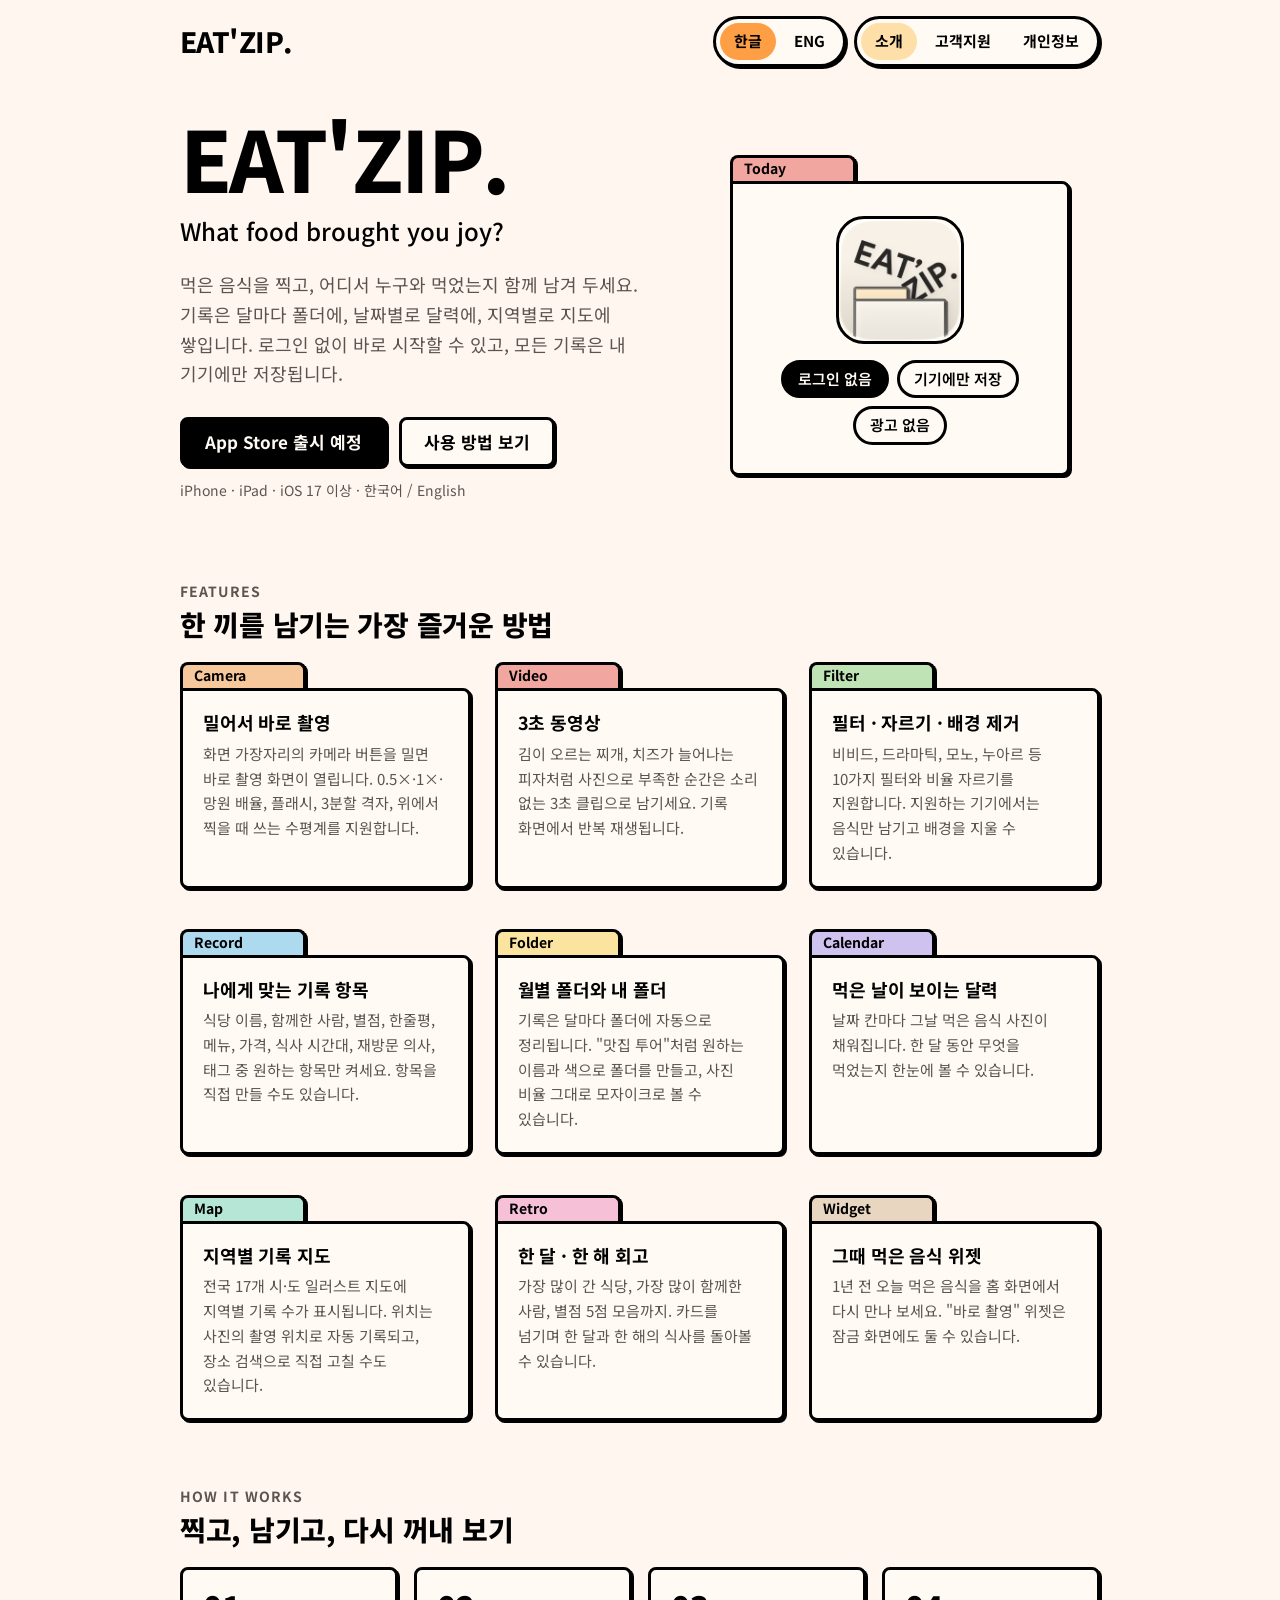
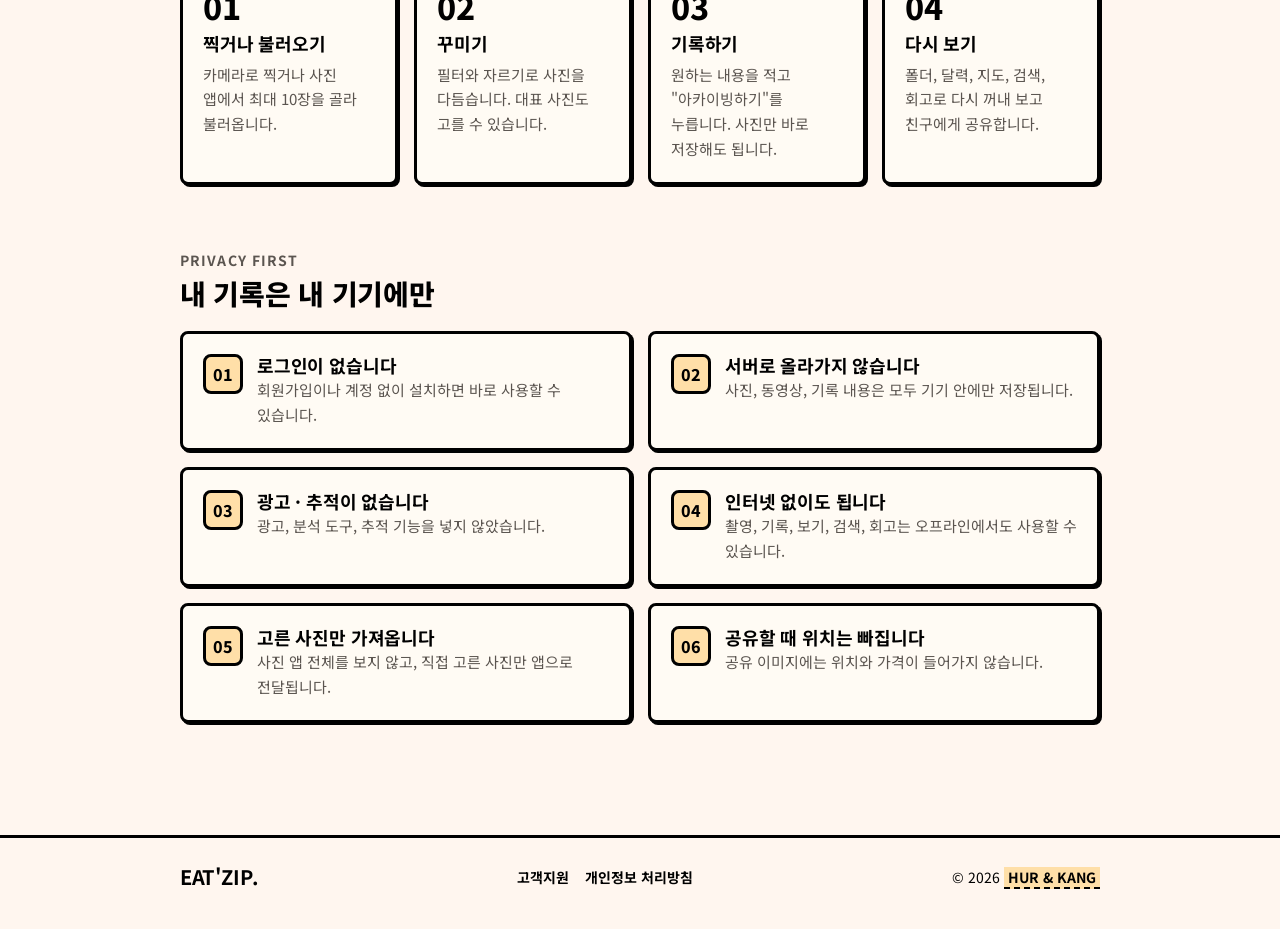
<file: index.html>
<!doctype html>
<html lang="ko">
<head>
  <meta charset="utf-8">
  <meta name="viewport" content="width=device-width, initial-scale=1">
  <title>EAT'ZIP. — 오늘 먹은 한 끼를, 폴더 속 추억으로</title>
  <meta name="description" content="EAT'ZIP.은 먹은 음식을 찍고, 어디서 누구와 먹었는지 함께 남기는 음식 기록 iOS 앱입니다. 로그인 없이, 모든 기록은 내 기기에만 저장됩니다.">
  <meta property="og:title" content="EAT'ZIP.">
  <meta property="og:description" content="오늘 먹은 한 끼를, 폴더 속 추억으로. 로그인 없이 기기에만 저장되는 음식 기록 앱.">
  <meta property="og:image" content="assets/app-icon.png">
  <link rel="icon" type="image/png" href="assets/app-icon.png">
  <link rel="apple-touch-icon" href="assets/app-icon.png">
  <link rel="preconnect" href="https://fonts.googleapis.com">
  <link rel="preconnect" href="https://fonts.gstatic.com" crossorigin>
  <link rel="stylesheet" href="https://fonts.googleapis.com/css2?family=Google+Sans+Flex:wght@400..800&family=Noto+Sans+KR:wght@400;500;700;800&display=swap">
  <link rel="stylesheet" href="assets/style.css">
</head>
<body>
  <header class="site-header">
    <div class="wrap">
      <a class="logo" href="index.html">EAT'ZIP.</a>
      <div class="header-nav">
        <nav class="pill-nav" aria-label="주요 메뉴">
          <a href="index.html" aria-current="page">소개</a>
          <a href="support.html">고객지원</a>
          <a href="privacy.html">개인정보</a>
        </nav>
        <nav class="pill-nav lang-nav" aria-label="언어 선택">
          <a href="index.html" lang="ko" aria-current="page">한글</a>
          <a href="index-en.html" lang="en">ENG</a>
        </nav>
      </div>
    </div>
  </header>

  <main>
    <div class="wrap">
      <div class="hero">
        <div>
          <h1>EAT'ZIP.</h1>
          <p class="subtitle">What food brought you joy?</p>
          <p class="lead">먹은 음식을 찍고, 어디서 누구와 먹었는지 함께 남겨 두세요. 기록은 달마다 폴더에, 날짜별로 달력에, 지역별로 지도에 쌓입니다. 로그인 없이 바로 시작할 수 있고, 모든 기록은 내 기기에만 저장됩니다.</p>
          <div class="hero-actions">
            <!-- TODO: 출시 후 App Store 링크로 바꾸고 aria-disabled를 지운다 -->
            <a class="btn btn-primary" href="#" aria-disabled="true">App Store 출시 예정</a>
            <a class="btn" href="support.html">사용 방법 보기</a>
          </div>
          <p class="hero-note">iPhone · iPad · iOS 17 이상 · 한국어 / English</p>
        </div>

        <div class="hero-art">
          <div class="folder hero-folder">
            <span class="folder-label">Today</span>
            <div class="folder-body">
              <img class="app-icon" src="assets/app-icon.png" alt="EAT'ZIP. 앱 아이콘" width="128" height="128">
              <div class="chips">
                <span class="chip on">로그인 없음</span>
                <span class="chip">기기에만 저장</span>
                <span class="chip">광고 없음</span>
              </div>
            </div>
          </div>
        </div>
      </div>

      <section id="features" aria-labelledby="features-title">
        <p class="eyebrow">Features</p>
        <h2 id="features-title">한 끼를 남기는 가장 즐거운 방법</h2>
        <div class="feature-grid">
          <article class="folder t-orange">
            <span class="folder-label">Camera</span>
            <div class="folder-body">
              <h3>밀어서 바로 촬영</h3>
              <p>화면 가장자리의 카메라 버튼을 밀면 바로 촬영 화면이 열립니다. 0.5×·1×·망원 배율, 플래시, 3분할 격자, 위에서 찍을 때 쓰는 수평계를 지원합니다.</p>
            </div>
          </article>
          <article class="folder t-coral">
            <span class="folder-label">Video</span>
            <div class="folder-body">
              <h3>3초 동영상</h3>
              <p>김이 오르는 찌개, 치즈가 늘어나는 피자처럼 사진으로 부족한 순간은 소리 없는 3초 클립으로 남기세요. 기록 화면에서 반복 재생됩니다.</p>
            </div>
          </article>
          <article class="folder t-green">
            <span class="folder-label">Filter</span>
            <div class="folder-body">
              <h3>필터 · 자르기 · 배경 제거</h3>
              <p>비비드, 드라마틱, 모노, 누아르 등 10가지 필터와 비율 자르기를 지원합니다. 지원하는 기기에서는 음식만 남기고 배경을 지울 수 있습니다.</p>
            </div>
          </article>
          <article class="folder t-blue">
            <span class="folder-label">Record</span>
            <div class="folder-body">
              <h3>나에게 맞는 기록 항목</h3>
              <p>식당 이름, 함께한 사람, 별점, 한줄평, 메뉴, 가격, 식사 시간대, 재방문 의사, 태그 중 원하는 항목만 켜세요. 항목을 직접 만들 수도 있습니다.</p>
            </div>
          </article>
          <article class="folder t-butter">
            <span class="folder-label">Folder</span>
            <div class="folder-body">
              <h3>월별 폴더와 내 폴더</h3>
              <p>기록은 달마다 폴더에 자동으로 정리됩니다. "맛집 투어"처럼 원하는 이름과 색으로 폴더를 만들고, 사진 비율 그대로 모자이크로 볼 수 있습니다.</p>
            </div>
          </article>
          <article class="folder t-lavender">
            <span class="folder-label">Calendar</span>
            <div class="folder-body">
              <h3>먹은 날이 보이는 달력</h3>
              <p>날짜 칸마다 그날 먹은 음식 사진이 채워집니다. 한 달 동안 무엇을 먹었는지 한눈에 볼 수 있습니다.</p>
            </div>
          </article>
          <article class="folder t-mint">
            <span class="folder-label">Map</span>
            <div class="folder-body">
              <h3>지역별 기록 지도</h3>
              <p>전국 17개 시·도 일러스트 지도에 지역별 기록 수가 표시됩니다. 위치는 사진의 촬영 위치로 자동 기록되고, 장소 검색으로 직접 고칠 수도 있습니다.</p>
            </div>
          </article>
          <article class="folder t-rose">
            <span class="folder-label">Retro</span>
            <div class="folder-body">
              <h3>한 달 · 한 해 회고</h3>
              <p>가장 많이 간 식당, 가장 많이 함께한 사람, 별점 5점 모음까지. 카드를 넘기며 한 달과 한 해의 식사를 돌아볼 수 있습니다.</p>
            </div>
          </article>
          <article class="folder t-latte">
            <span class="folder-label">Widget</span>
            <div class="folder-body">
              <h3>그때 먹은 음식 위젯</h3>
              <p>1년 전 오늘 먹은 음식을 홈 화면에서 다시 만나 보세요. "바로 촬영" 위젯은 잠금 화면에도 둘 수 있습니다.</p>
            </div>
          </article>
        </div>
      </section>

      <section id="how" aria-labelledby="how-title">
        <p class="eyebrow">How it works</p>
        <h2 id="how-title">찍고, 남기고, 다시 꺼내 보기</h2>
        <ol class="steps">
          <li class="box">
            <h3>찍거나 불러오기</h3>
            <p>카메라로 찍거나 사진 앱에서 최대 10장을 골라 불러옵니다.</p>
          </li>
          <li class="box">
            <h3>꾸미기</h3>
            <p>필터와 자르기로 사진을 다듬습니다. 대표 사진도 고를 수 있습니다.</p>
          </li>
          <li class="box">
            <h3>기록하기</h3>
            <p>원하는 내용을 적고 "아카이빙하기"를 누릅니다. 사진만 바로 저장해도 됩니다.</p>
          </li>
          <li class="box">
            <h3>다시 보기</h3>
            <p>폴더, 달력, 지도, 검색, 회고로 다시 꺼내 보고 친구에게 공유합니다.</p>
          </li>
        </ol>
      </section>

      <section id="promise" aria-labelledby="promise-title">
        <p class="eyebrow">Privacy first</p>
        <h2 id="promise-title">내 기록은 내 기기에만</h2>
        <div class="promise-grid">
          <div class="box promise">
            <span class="mark" aria-hidden="true">01</span>
            <div>
              <h3>로그인이 없습니다</h3>
              <p>회원가입이나 계정 없이 설치하면 바로 사용할 수 있습니다.</p>
            </div>
          </div>
          <div class="box promise">
            <span class="mark" aria-hidden="true">02</span>
            <div>
              <h3>서버로 올라가지 않습니다</h3>
              <p>사진, 동영상, 기록 내용은 모두 기기 안에만 저장됩니다.</p>
            </div>
          </div>
          <div class="box promise">
            <span class="mark" aria-hidden="true">03</span>
            <div>
              <h3>광고 · 추적이 없습니다</h3>
              <p>광고, 분석 도구, 추적 기능을 넣지 않았습니다.</p>
            </div>
          </div>
          <div class="box promise">
            <span class="mark" aria-hidden="true">04</span>
            <div>
              <h3>인터넷 없이도 됩니다</h3>
              <p>촬영, 기록, 보기, 검색, 회고는 오프라인에서도 사용할 수 있습니다.</p>
            </div>
          </div>
          <div class="box promise">
            <span class="mark" aria-hidden="true">05</span>
            <div>
              <h3>고른 사진만 가져옵니다</h3>
              <p>사진 앱 전체를 보지 않고, 직접 고른 사진만 앱으로 전달됩니다.</p>
            </div>
          </div>
          <div class="box promise">
            <span class="mark" aria-hidden="true">06</span>
            <div>
              <h3>공유할 때 위치는 빠집니다</h3>
              <p>공유 이미지에는 위치와 가격이 들어가지 않습니다.</p>
            </div>
          </div>
        </div>
      </section>
    </div>
  </main>

  <footer class="site-footer">
    <div class="wrap">
      <a class="logo" href="index.html">EAT'ZIP.</a>
      <nav aria-label="하단 메뉴">
        <a href="support.html">고객지원</a>
        <a href="privacy.html">개인정보 처리방침</a>
      </nav>
      <span>© 2026 <span class="todo">HUR & KANG</span></span>
    </div>
  </footer>
</body>
</html>
</file>
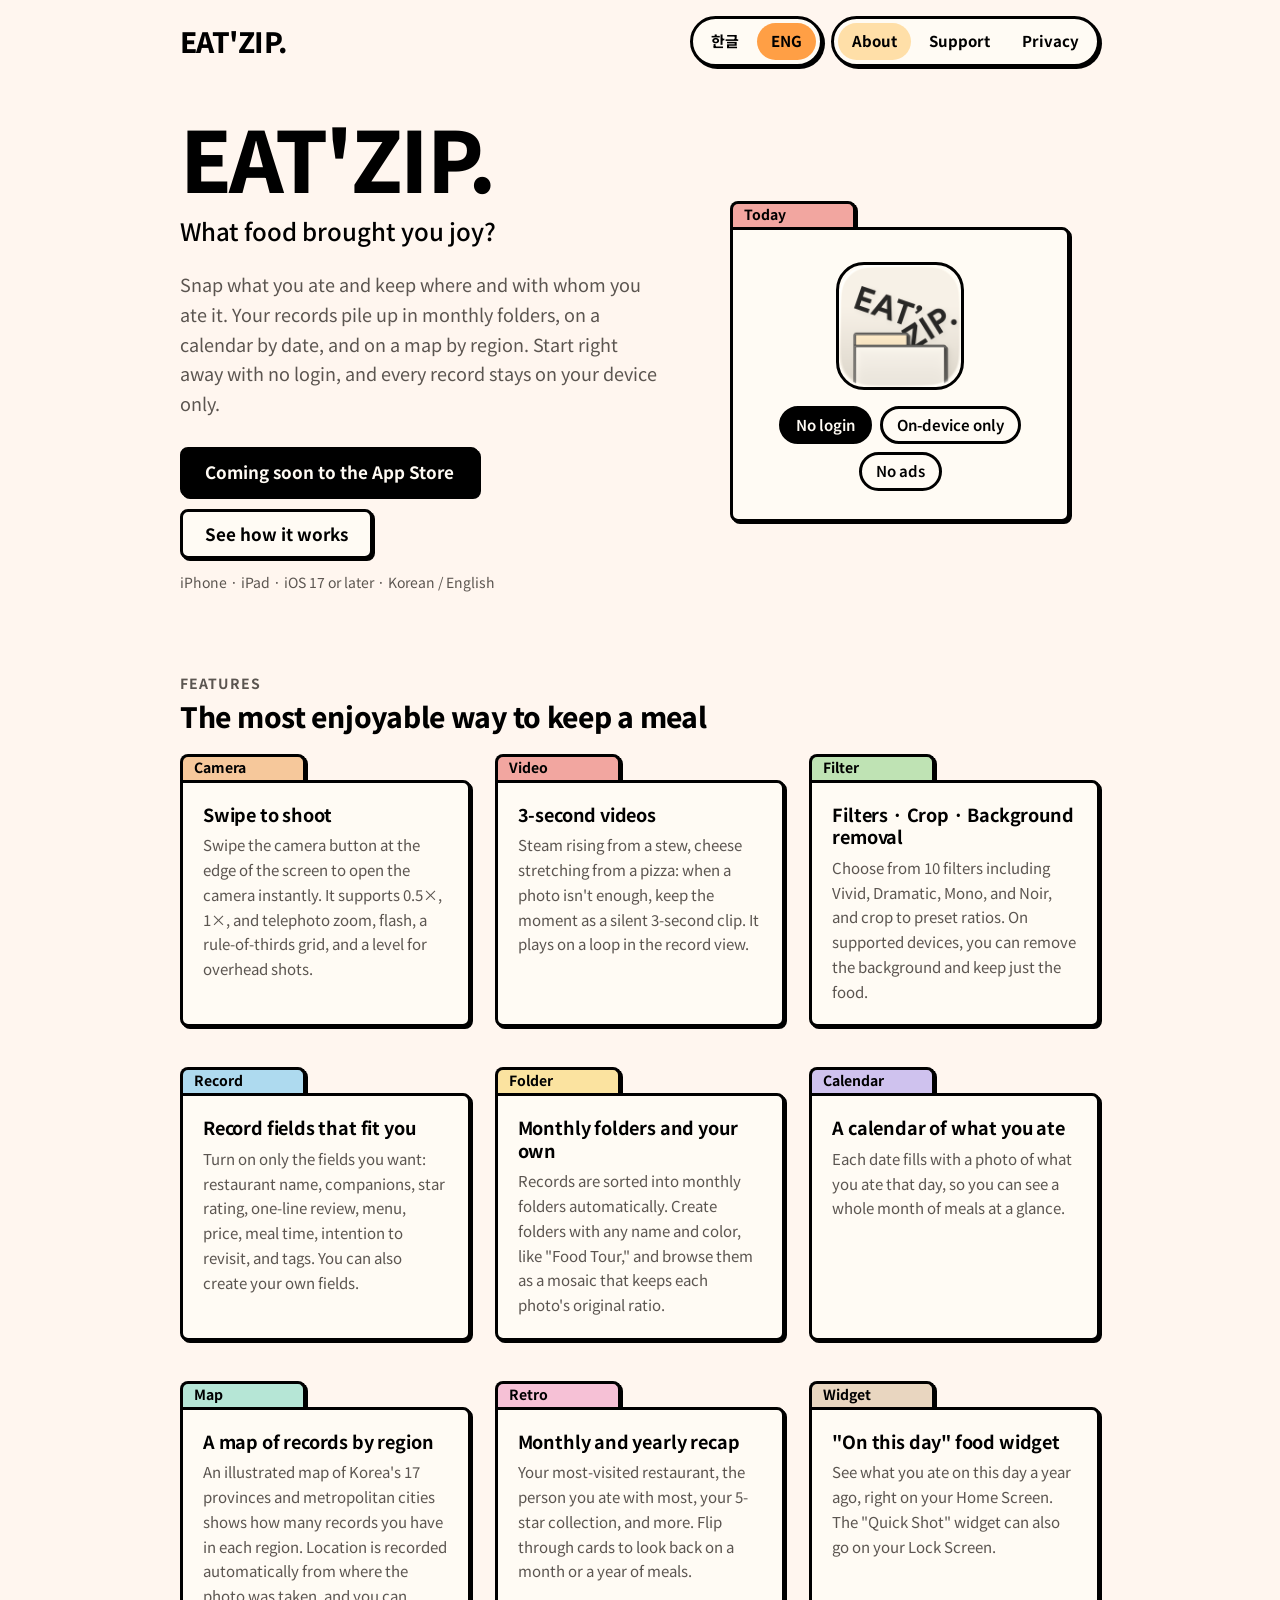
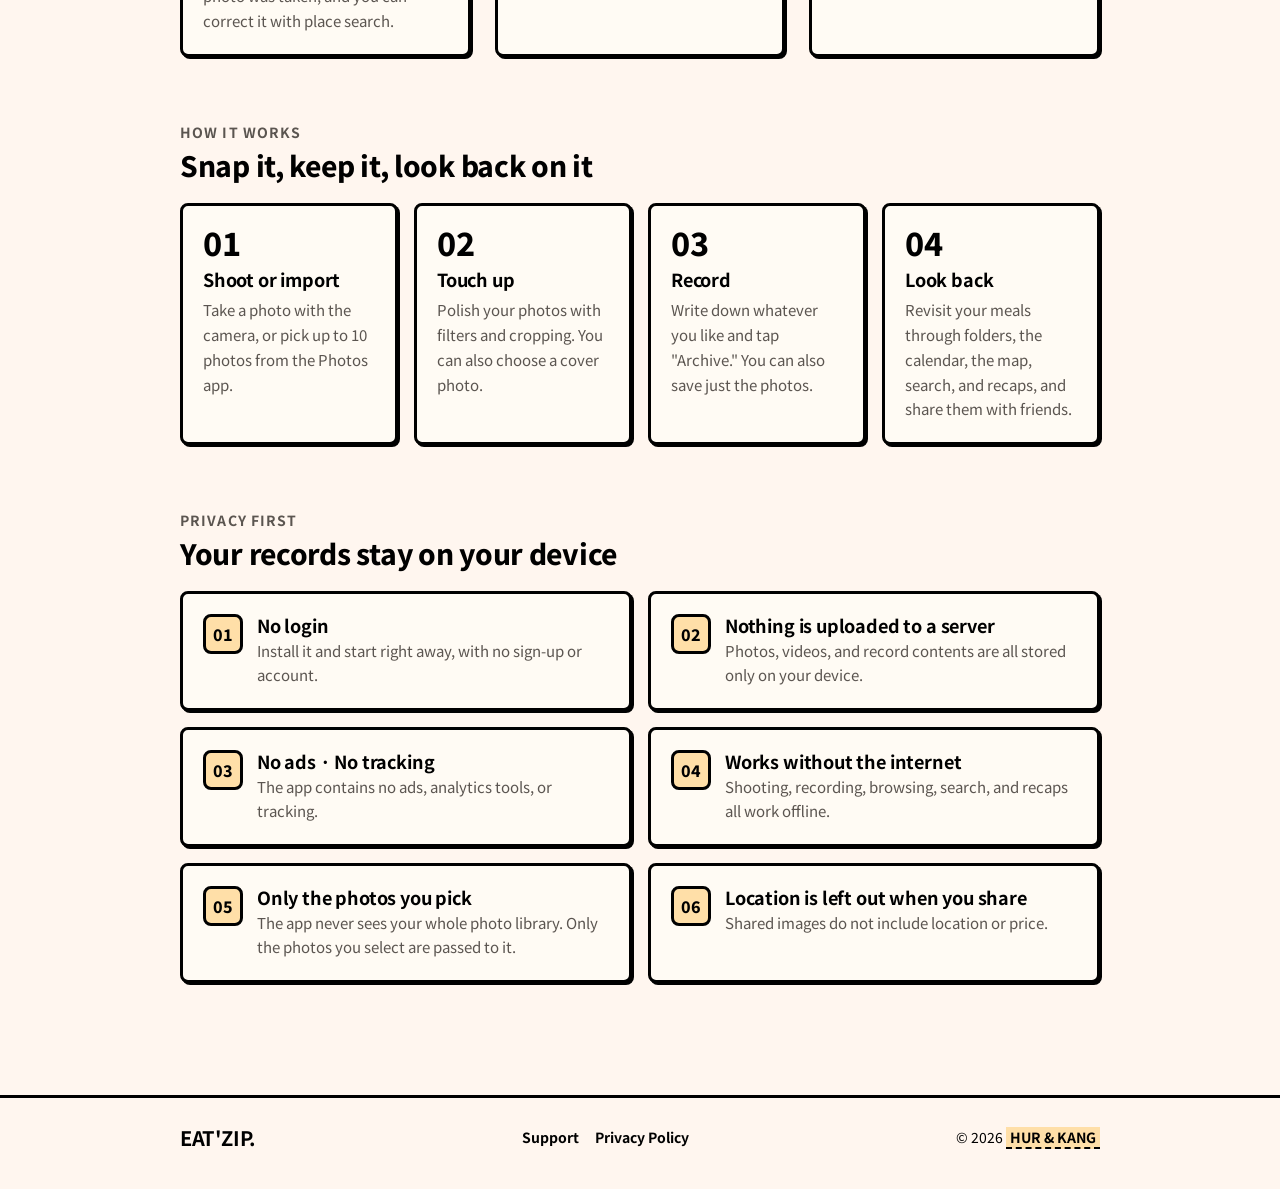
<file: index-en.html>
<!doctype html>
<html lang="en">
<head>
  <meta charset="utf-8">
  <meta name="viewport" content="width=device-width, initial-scale=1">
  <title>EAT'ZIP. — Today's meal, kept as a memory in a folder</title>
  <meta name="description" content="EAT'ZIP. is a food journal app for iOS. Snap what you ate and keep where and with whom you ate it. No login, and every record stays on your device.">
  <meta property="og:title" content="EAT'ZIP.">
  <meta property="og:description" content="Today's meal, kept as a memory in a folder. A food journal app with no login that stores everything on your device only.">
  <meta property="og:image" content="assets/app-icon.png">
  <link rel="icon" type="image/png" href="assets/app-icon.png">
  <link rel="apple-touch-icon" href="assets/app-icon.png">
  <link rel="preconnect" href="https://fonts.googleapis.com">
  <link rel="preconnect" href="https://fonts.gstatic.com" crossorigin>
  <link rel="stylesheet" href="https://fonts.googleapis.com/css2?family=Google+Sans+Flex:wght@400..800&family=Noto+Sans+KR:wght@400;500;700;800&display=swap">
  <link rel="stylesheet" href="assets/style.css">
</head>
<body>
  <header class="site-header">
    <div class="wrap">
      <a class="logo" href="index-en.html">EAT'ZIP.</a>
      <div class="header-nav">
        <nav class="pill-nav" aria-label="Main menu">
          <a href="index-en.html" aria-current="page">About</a>
          <a href="support-en.html">Support</a>
          <a href="privacy-en.html">Privacy</a>
        </nav>
        <nav class="pill-nav lang-nav" aria-label="Language">
          <a href="index.html" lang="ko">한글</a>
          <a href="index-en.html" lang="en" aria-current="page">ENG</a>
        </nav>
      </div>
    </div>
  </header>

  <main>
    <div class="wrap">
      <div class="hero">
        <div>
          <h1>EAT'ZIP.</h1>
          <p class="subtitle">What food brought you joy?</p>
          <p class="lead">Snap what you ate and keep where and with whom you ate it. Your records pile up in monthly folders, on a calendar by date, and on a map by region. Start right away with no login, and every record stays on your device only.</p>
          <div class="hero-actions">
            <!-- TODO: after launch, replace with the App Store link and remove aria-disabled -->
            <a class="btn btn-primary" href="#" aria-disabled="true">Coming soon to the App Store</a>
            <a class="btn" href="support-en.html">See how it works</a>
          </div>
          <p class="hero-note">iPhone · iPad · iOS 17 or later · Korean / English</p>
        </div>

        <div class="hero-art">
          <div class="folder hero-folder">
            <span class="folder-label">Today</span>
            <div class="folder-body">
              <img class="app-icon" src="assets/app-icon.png" alt="EAT'ZIP. app icon" width="128" height="128">
              <div class="chips">
                <span class="chip on">No login</span>
                <span class="chip">On-device only</span>
                <span class="chip">No ads</span>
              </div>
            </div>
          </div>
        </div>
      </div>

      <section id="features" aria-labelledby="features-title">
        <p class="eyebrow">Features</p>
        <h2 id="features-title">The most enjoyable way to keep a meal</h2>
        <div class="feature-grid">
          <article class="folder t-orange">
            <span class="folder-label">Camera</span>
            <div class="folder-body">
              <h3>Swipe to shoot</h3>
              <p>Swipe the camera button at the edge of the screen to open the camera instantly. It supports 0.5×, 1×, and telephoto zoom, flash, a rule-of-thirds grid, and a level for overhead shots.</p>
            </div>
          </article>
          <article class="folder t-coral">
            <span class="folder-label">Video</span>
            <div class="folder-body">
              <h3>3-second videos</h3>
              <p>Steam rising from a stew, cheese stretching from a pizza: when a photo isn't enough, keep the moment as a silent 3-second clip. It plays on a loop in the record view.</p>
            </div>
          </article>
          <article class="folder t-green">
            <span class="folder-label">Filter</span>
            <div class="folder-body">
              <h3>Filters · Crop · Background removal</h3>
              <p>Choose from 10 filters including Vivid, Dramatic, Mono, and Noir, and crop to preset ratios. On supported devices, you can remove the background and keep just the food.</p>
            </div>
          </article>
          <article class="folder t-blue">
            <span class="folder-label">Record</span>
            <div class="folder-body">
              <h3>Record fields that fit you</h3>
              <p>Turn on only the fields you want: restaurant name, companions, star rating, one-line review, menu, price, meal time, intention to revisit, and tags. You can also create your own fields.</p>
            </div>
          </article>
          <article class="folder t-butter">
            <span class="folder-label">Folder</span>
            <div class="folder-body">
              <h3>Monthly folders and your own</h3>
              <p>Records are sorted into monthly folders automatically. Create folders with any name and color, like "Food Tour," and browse them as a mosaic that keeps each photo's original ratio.</p>
            </div>
          </article>
          <article class="folder t-lavender">
            <span class="folder-label">Calendar</span>
            <div class="folder-body">
              <h3>A calendar of what you ate</h3>
              <p>Each date fills with a photo of what you ate that day, so you can see a whole month of meals at a glance.</p>
            </div>
          </article>
          <article class="folder t-mint">
            <span class="folder-label">Map</span>
            <div class="folder-body">
              <h3>A map of records by region</h3>
              <p>An illustrated map of Korea's 17 provinces and metropolitan cities shows how many records you have in each region. Location is recorded automatically from where the photo was taken, and you can correct it with place search.</p>
            </div>
          </article>
          <article class="folder t-rose">
            <span class="folder-label">Retro</span>
            <div class="folder-body">
              <h3>Monthly and yearly recap</h3>
              <p>Your most-visited restaurant, the person you ate with most, your 5-star collection, and more. Flip through cards to look back on a month or a year of meals.</p>
            </div>
          </article>
          <article class="folder t-latte">
            <span class="folder-label">Widget</span>
            <div class="folder-body">
              <h3>"On this day" food widget</h3>
              <p>See what you ate on this day a year ago, right on your Home Screen. The "Quick Shot" widget can also go on your Lock Screen.</p>
            </div>
          </article>
        </div>
      </section>

      <section id="how" aria-labelledby="how-title">
        <p class="eyebrow">How it works</p>
        <h2 id="how-title">Snap it, keep it, look back on it</h2>
        <ol class="steps">
          <li class="box">
            <h3>Shoot or import</h3>
            <p>Take a photo with the camera, or pick up to 10 photos from the Photos app.</p>
          </li>
          <li class="box">
            <h3>Touch up</h3>
            <p>Polish your photos with filters and cropping. You can also choose a cover photo.</p>
          </li>
          <li class="box">
            <h3>Record</h3>
            <p>Write down whatever you like and tap "Archive." You can also save just the photos.</p>
          </li>
          <li class="box">
            <h3>Look back</h3>
            <p>Revisit your meals through folders, the calendar, the map, search, and recaps, and share them with friends.</p>
          </li>
        </ol>
      </section>

      <section id="promise" aria-labelledby="promise-title">
        <p class="eyebrow">Privacy first</p>
        <h2 id="promise-title">Your records stay on your device</h2>
        <div class="promise-grid">
          <div class="box promise">
            <span class="mark" aria-hidden="true">01</span>
            <div>
              <h3>No login</h3>
              <p>Install it and start right away, with no sign-up or account.</p>
            </div>
          </div>
          <div class="box promise">
            <span class="mark" aria-hidden="true">02</span>
            <div>
              <h3>Nothing is uploaded to a server</h3>
              <p>Photos, videos, and record contents are all stored only on your device.</p>
            </div>
          </div>
          <div class="box promise">
            <span class="mark" aria-hidden="true">03</span>
            <div>
              <h3>No ads · No tracking</h3>
              <p>The app contains no ads, analytics tools, or tracking.</p>
            </div>
          </div>
          <div class="box promise">
            <span class="mark" aria-hidden="true">04</span>
            <div>
              <h3>Works without the internet</h3>
              <p>Shooting, recording, browsing, search, and recaps all work offline.</p>
            </div>
          </div>
          <div class="box promise">
            <span class="mark" aria-hidden="true">05</span>
            <div>
              <h3>Only the photos you pick</h3>
              <p>The app never sees your whole photo library. Only the photos you select are passed to it.</p>
            </div>
          </div>
          <div class="box promise">
            <span class="mark" aria-hidden="true">06</span>
            <div>
              <h3>Location is left out when you share</h3>
              <p>Shared images do not include location or price.</p>
            </div>
          </div>
        </div>
      </section>
    </div>
  </main>

  <footer class="site-footer">
    <div class="wrap">
      <a class="logo" href="index-en.html">EAT'ZIP.</a>
      <nav aria-label="Footer menu">
        <a href="support-en.html">Support</a>
        <a href="privacy-en.html">Privacy Policy</a>
      </nav>
      <span>© 2026 <span class="todo">HUR & KANG</span></span>
    </div>
  </footer>
</body>
</html>
</file>
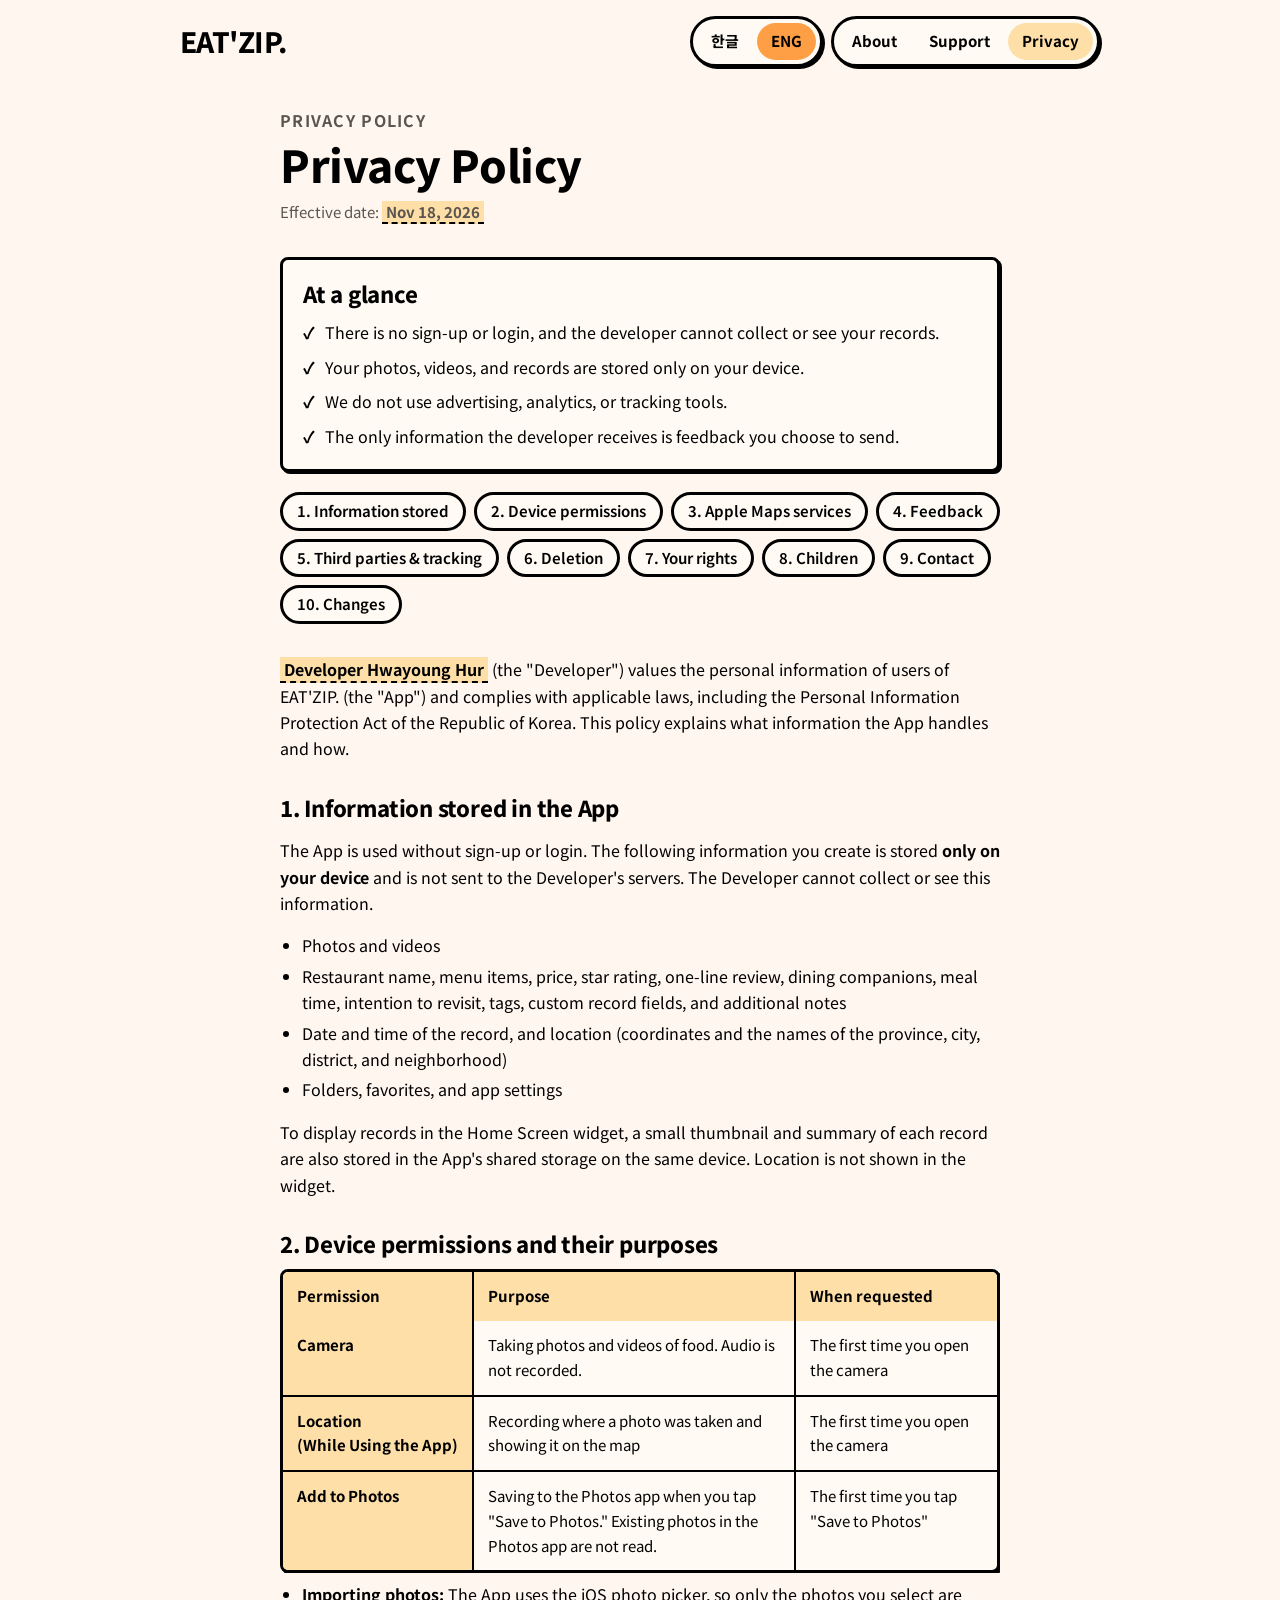
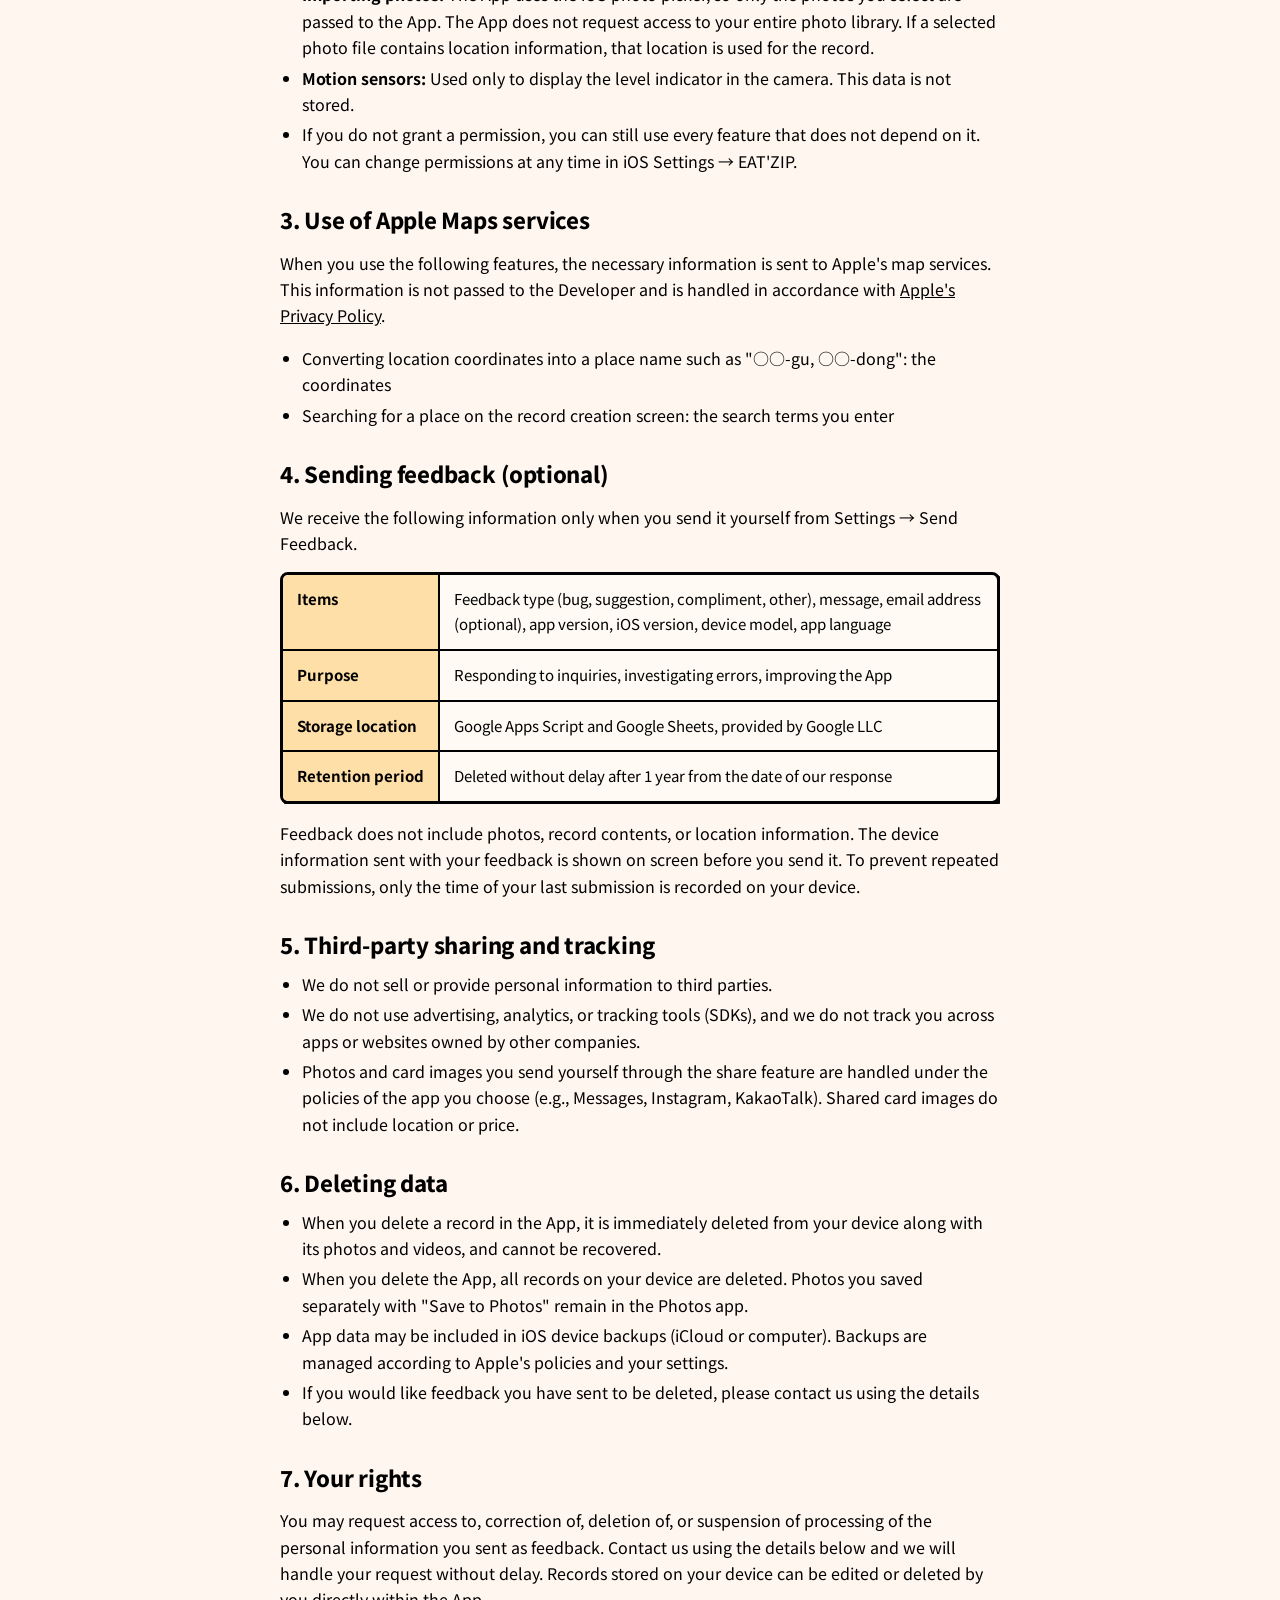
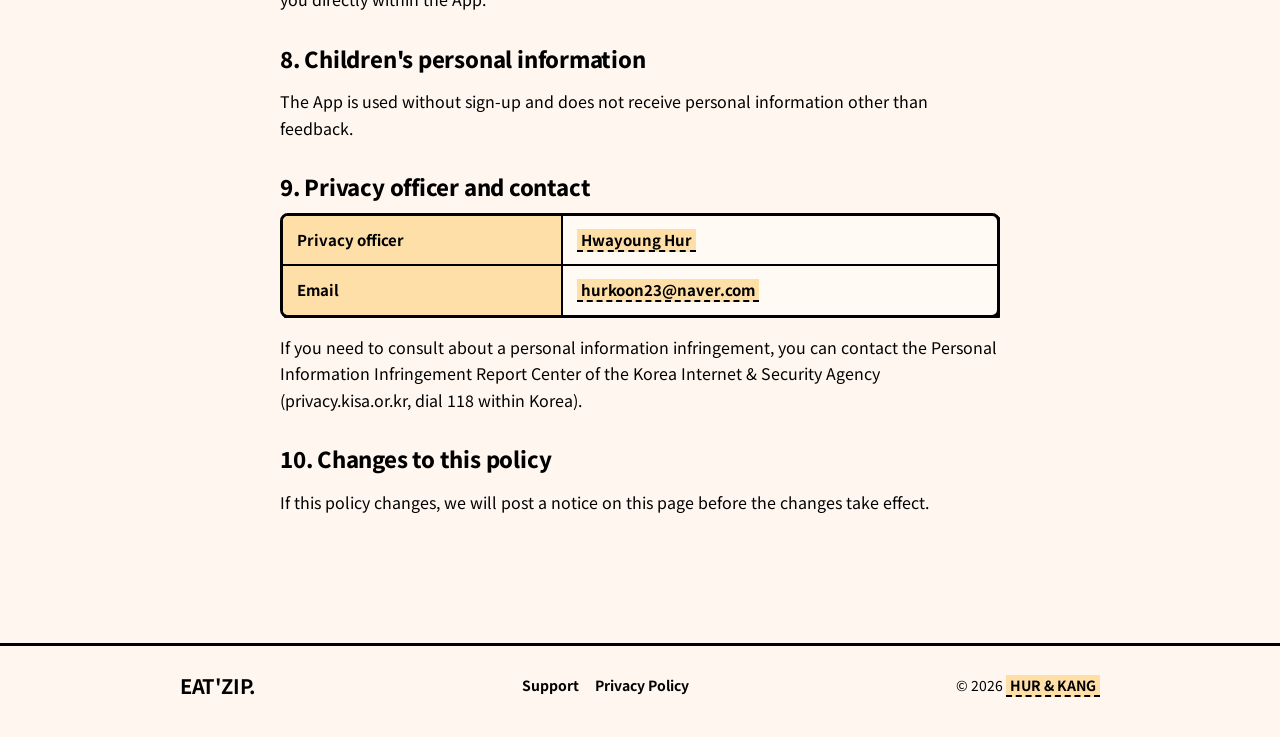
<file: privacy-en.html>
<!doctype html>
<html lang="en">
<head>
  <meta charset="utf-8">
  <meta name="viewport" content="width=device-width, initial-scale=1">
  <title>Privacy Policy — EAT'ZIP.</title>
  <meta name="description" content="Privacy Policy for the EAT'ZIP. app.">
  <link rel="icon" type="image/png" href="assets/app-icon.png">
  <link rel="apple-touch-icon" href="assets/app-icon.png">
  <link rel="preconnect" href="https://fonts.googleapis.com">
  <link rel="preconnect" href="https://fonts.gstatic.com" crossorigin>
  <link rel="stylesheet" href="https://fonts.googleapis.com/css2?family=Google+Sans+Flex:wght@400..800&family=Noto+Sans+KR:wght@400;500;700;800&display=swap">
  <link rel="stylesheet" href="assets/style.css">
</head>
<body>
  <header class="site-header">
    <div class="wrap">
      <a class="logo" href="index-en.html">EAT'ZIP.</a>
      <div class="header-nav">
        <nav class="pill-nav" aria-label="Main menu">
          <a href="index-en.html">About</a>
          <a href="support-en.html">Support</a>
          <a href="privacy-en.html" aria-current="page">Privacy</a>
        </nav>
        <nav class="pill-nav lang-nav" aria-label="Language">
          <a href="privacy.html" lang="ko">한글</a>
          <a href="privacy-en.html" lang="en" aria-current="page">ENG</a>
        </nav>
      </div>
    </div>
  </header>

  <main>
    <div class="wrap narrow doc">
      <div class="page-title">
        <p class="eyebrow">Privacy Policy</p>
        <h1>Privacy Policy</h1>
        <p class="meta">Effective date: <span class="todo">Nov 18, 2026</span></p>
      </div>

      <section class="box" aria-label="Summary">
        <h2>At a glance</h2>
        <ul class="summary-list">
          <li>There is no sign-up or login, and the developer cannot collect or see your records.</li>
          <li>Your photos, videos, and records are stored only on your device.</li>
          <li>We do not use advertising, analytics, or tracking tools.</li>
          <li>The only information the developer receives is feedback you choose to send.</li>
        </ul>
      </section>

      <nav class="toc" aria-label="Table of contents">
        <a href="#p1"><span class="chip">1. Information stored</span></a>
        <a href="#p2"><span class="chip">2. Device permissions</span></a>
        <a href="#p3"><span class="chip">3. Apple Maps services</span></a>
        <a href="#p4"><span class="chip">4. Feedback</span></a>
        <a href="#p5"><span class="chip">5. Third parties &amp; tracking</span></a>
        <a href="#p6"><span class="chip">6. Deletion</span></a>
        <a href="#p7"><span class="chip">7. Your rights</span></a>
        <a href="#p8"><span class="chip">8. Children</span></a>
        <a href="#p9"><span class="chip">9. Contact</span></a>
        <a href="#p10"><span class="chip">10. Changes</span></a>
      </nav>

      <section>
        <p><span class="todo">Developer Hwayoung Hur</span> (the "Developer") values the personal information of users of EAT'ZIP. (the "App") and complies with applicable laws, including the Personal Information Protection Act of the Republic of Korea. This policy explains what information the App handles and how.</p>
      </section>

      <section id="p1">
        <h2>1. Information stored in the App</h2>
        <p>The App is used without sign-up or login. The following information you create is stored <strong>only on your device</strong> and is not sent to the Developer's servers. The Developer cannot collect or see this information.</p>
        <ul>
          <li>Photos and videos</li>
          <li>Restaurant name, menu items, price, star rating, one-line review, dining companions, meal time, intention to revisit, tags, custom record fields, and additional notes</li>
          <li>Date and time of the record, and location (coordinates and the names of the province, city, district, and neighborhood)</li>
          <li>Folders, favorites, and app settings</li>
        </ul>
        <p>To display records in the Home Screen widget, a small thumbnail and summary of each record are also stored in the App's shared storage on the same device. Location is not shown in the widget.</p>
      </section>

      <section id="p2">
        <h2>2. Device permissions and their purposes</h2>
        <div class="table-scroll">
          <table>
            <thead>
              <tr><th scope="col">Permission</th><th scope="col">Purpose</th><th scope="col">When requested</th></tr>
            </thead>
            <tbody>
              <tr><th scope="row">Camera</th><td>Taking photos and videos of food. Audio is not recorded.</td><td>The first time you open the camera</td></tr>
              <tr><th scope="row">Location<br>(While Using the App)</th><td>Recording where a photo was taken and showing it on the map</td><td>The first time you open the camera</td></tr>
              <tr><th scope="row">Add to Photos</th><td>Saving to the Photos app when you tap "Save to Photos." Existing photos in the Photos app are not read.</td><td>The first time you tap "Save to Photos"</td></tr>
            </tbody>
          </table>
        </div>
        <ul>
          <li><strong>Importing photos:</strong> The App uses the iOS photo picker, so only the photos you select are passed to the App. The App does not request access to your entire photo library. If a selected photo file contains location information, that location is used for the record.</li>
          <li><strong>Motion sensors:</strong> Used only to display the level indicator in the camera. This data is not stored.</li>
          <li>If you do not grant a permission, you can still use every feature that does not depend on it. You can change permissions at any time in iOS Settings → EAT'ZIP.</li>
        </ul>
      </section>

      <section id="p3">
        <h2>3. Use of Apple Maps services</h2>
        <p>When you use the following features, the necessary information is sent to Apple's map services. This information is not passed to the Developer and is handled in accordance with <a href="https://www.apple.com/legal/privacy/" target="_blank" rel="noopener">Apple's Privacy Policy</a>.</p>
        <ul>
          <li>Converting location coordinates into a place name such as "○○-gu, ○○-dong": the coordinates</li>
          <li>Searching for a place on the record creation screen: the search terms you enter</li>
        </ul>
      </section>

      <section id="p4">
        <h2>4. Sending feedback (optional)</h2>
        <p>We receive the following information only when you send it yourself from Settings → Send Feedback.</p>
        <div class="table-scroll">
          <table>
            <tbody>
              <tr><th scope="row">Items</th><td>Feedback type (bug, suggestion, compliment, other), message, email address (optional), app version, iOS version, device model, app language</td></tr>
              <tr><th scope="row">Purpose</th><td>Responding to inquiries, investigating errors, improving the App</td></tr>
              <tr><th scope="row">Storage location</th><td>Google Apps Script and Google Sheets, provided by Google LLC </td></tr>
              <tr><th scope="row">Retention period</th><td>Deleted without delay after 1 year from the date of our response</td></tr>
            </tbody>
          </table>
        </div>
        <p>Feedback does not include photos, record contents, or location information. The device information sent with your feedback is shown on screen before you send it. To prevent repeated submissions, only the time of your last submission is recorded on your device.</p>
      </section>

      <section id="p5">
        <h2>5. Third-party sharing and tracking</h2>
        <ul>
          <li>We do not sell or provide personal information to third parties.</li>
          <li>We do not use advertising, analytics, or tracking tools (SDKs), and we do not track you across apps or websites owned by other companies.</li>
          <li>Photos and card images you send yourself through the share feature are handled under the policies of the app you choose (e.g., Messages, Instagram, KakaoTalk). Shared card images do not include location or price.</li>
        </ul>
      </section>

      <section id="p6">
        <h2>6. Deleting data</h2>
        <ul>
          <li>When you delete a record in the App, it is immediately deleted from your device along with its photos and videos, and cannot be recovered.</li>
          <li>When you delete the App, all records on your device are deleted. Photos you saved separately with "Save to Photos" remain in the Photos app.</li>
          <li>App data may be included in iOS device backups (iCloud or computer). Backups are managed according to Apple's policies and your settings.</li>
          <li>If you would like feedback you have sent to be deleted, please contact us using the details below.</li>
        </ul>
      </section>

      <section id="p7">
        <h2>7. Your rights</h2>
        <p>You may request access to, correction of, deletion of, or suspension of processing of the personal information you sent as feedback. Contact us using the details below and we will handle your request without delay. Records stored on your device can be edited or deleted by you directly within the App.</p>
      </section>

      <section id="p8">
        <h2>8. Children's personal information</h2>
        <p>The App is used without sign-up and does not receive personal information other than feedback.</p>
      </section>

      <section id="p9">
        <h2>9. Privacy officer and contact</h2>
        <div class="table-scroll">
          <table>
            <tbody>
              <tr><th scope="row">Privacy officer</th><td><span class="todo">Hwayoung Hur</span></td></tr>
              <tr><th scope="row">Email</th><td><span class="todo">hurkoon23@naver.com</span></td></tr>
            </tbody>
          </table>
        </div>
        <p>If you need to consult about a personal information infringement, you can contact the Personal Information Infringement Report Center of the Korea Internet &amp; Security Agency (privacy.kisa.or.kr, dial 118 within Korea).</p>
      </section>

      <section id="p10">
        <h2>10. Changes to this policy</h2>
        <p>If this policy changes, we will post a notice on this page before the changes take effect.</p>
      </section>
    </div>
  </main>

  <footer class="site-footer">
    <div class="wrap">
      <a class="logo" href="index.html">EAT'ZIP.</a>
      <nav aria-label="Footer menu">
        <a href="support.html">Support</a>
        <a href="privacy.html">Privacy Policy</a>
      </nav>
      <span>© 2026 <span class="todo">HUR & KANG</span></span>
    </div>
  </footer>
</body>
</html>
</file>
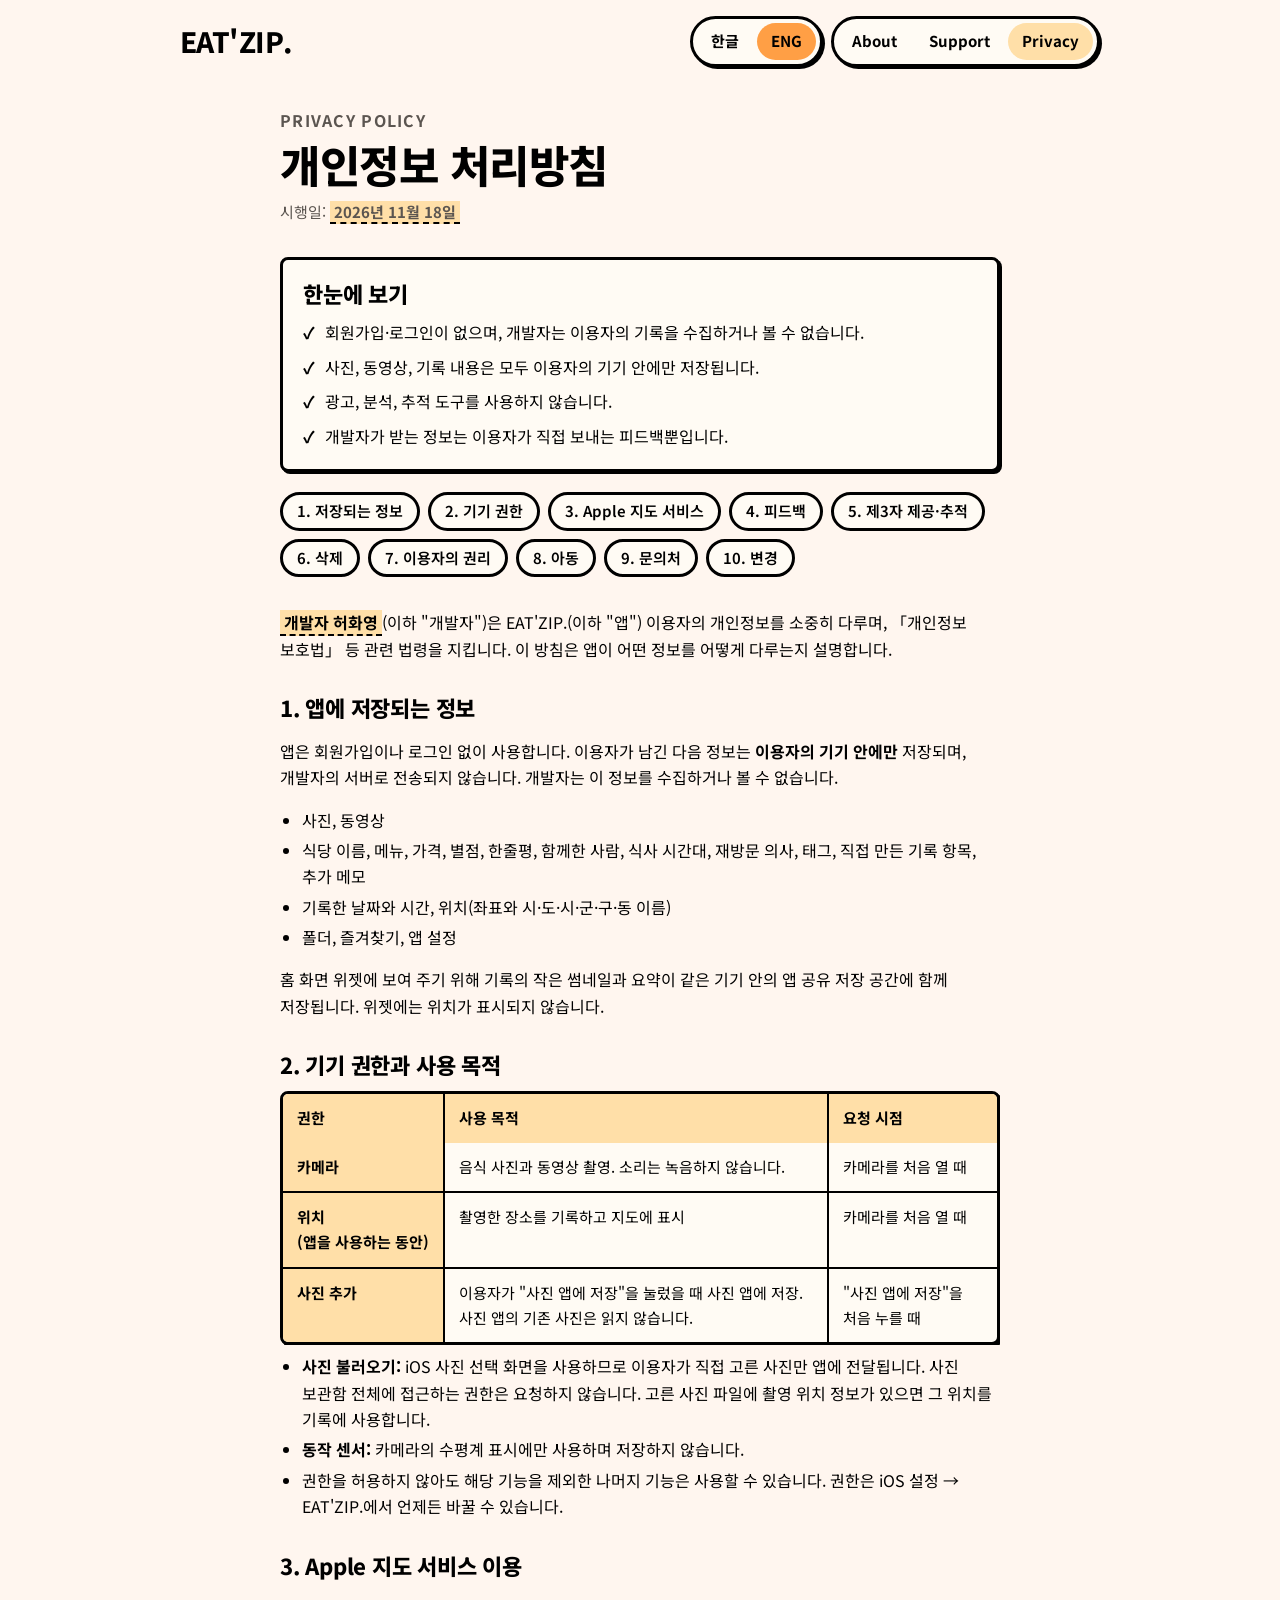
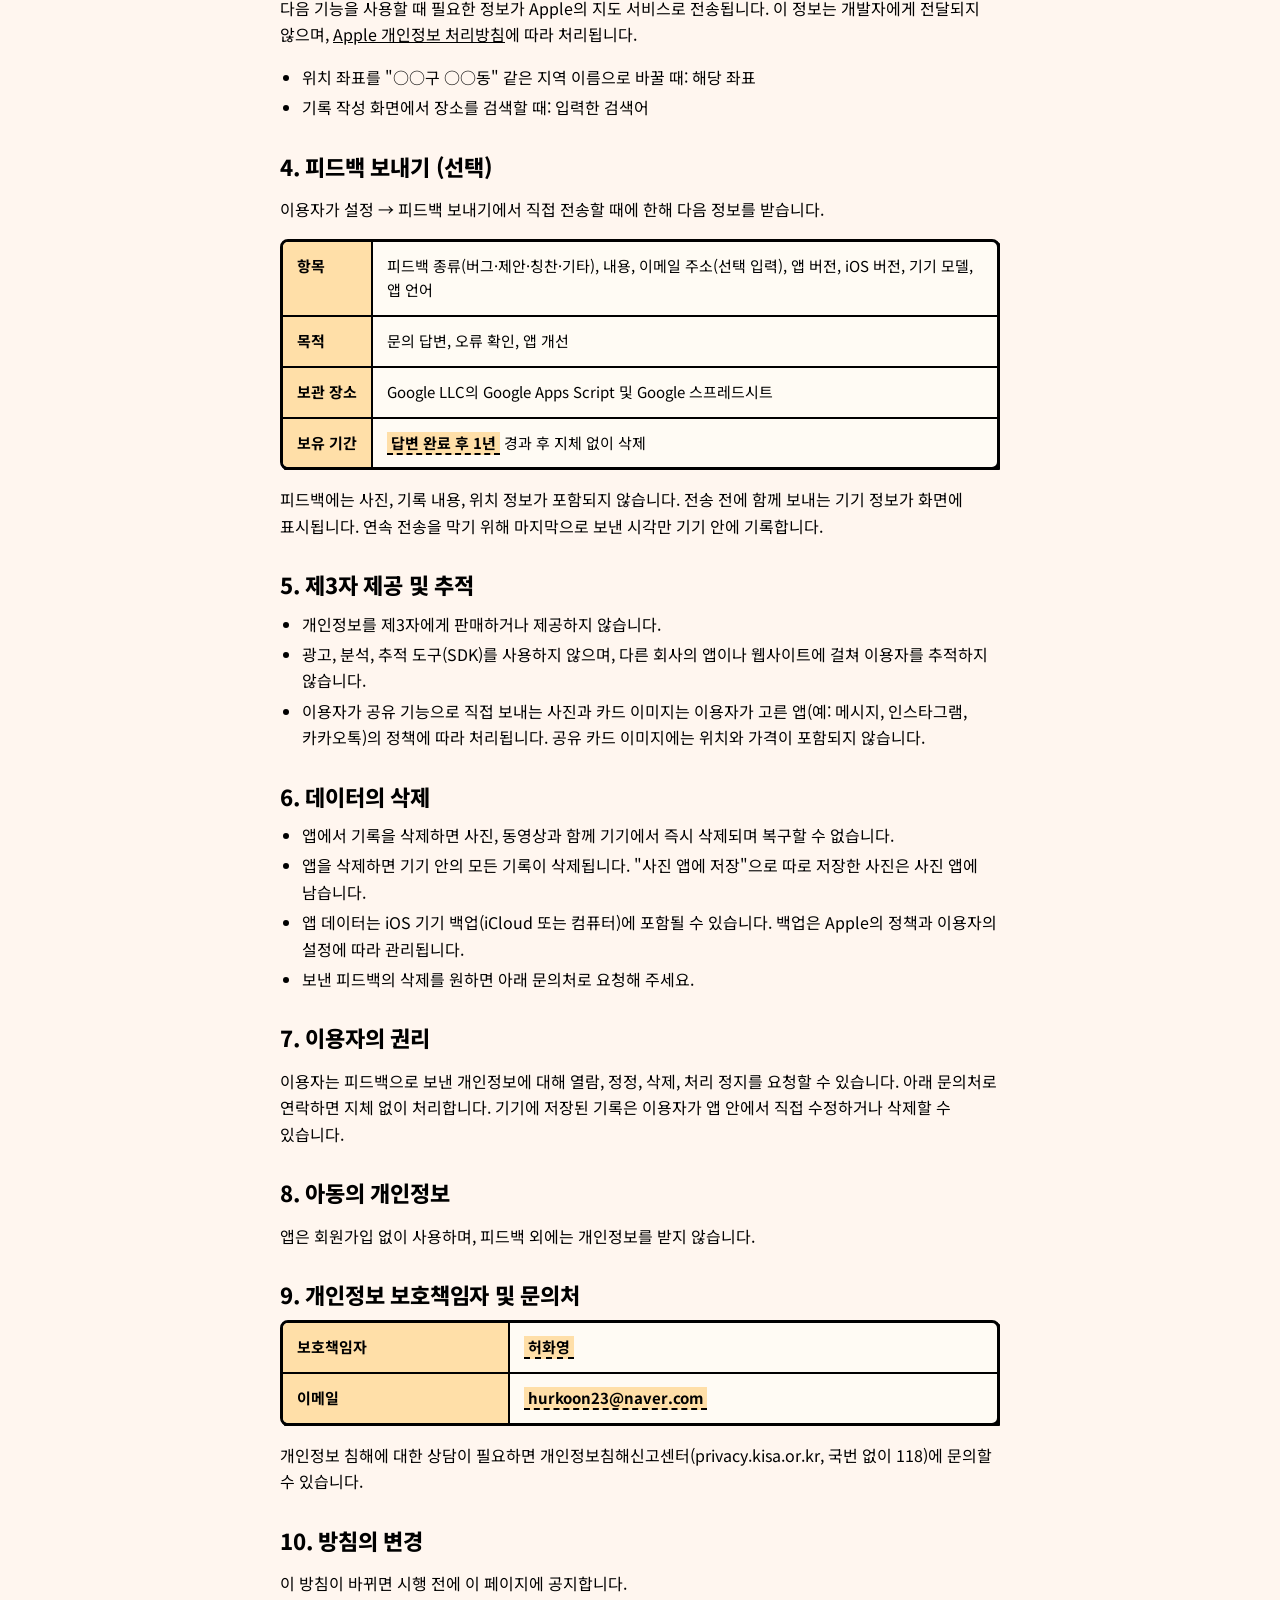
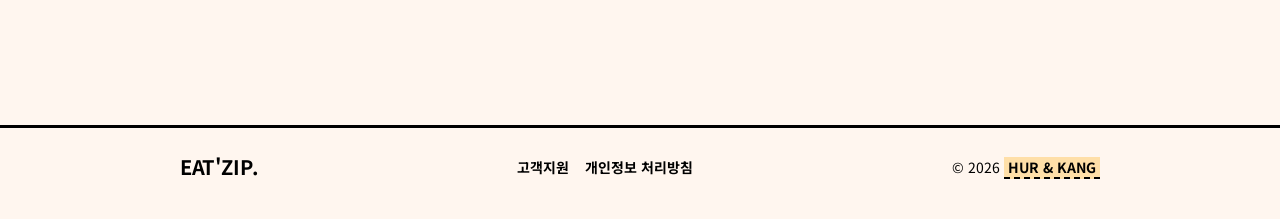
<file: privacy.html>
<!doctype html>
<html lang="ko">
<head>
  <meta charset="utf-8">
  <meta name="viewport" content="width=device-width, initial-scale=1">
  <title>개인정보 처리방침 — EAT'ZIP.</title>
  <meta name="description" content="EAT'ZIP. 앱의 개인정보 처리방침입니다.">
  <link rel="icon" type="image/png" href="assets/app-icon.png">
  <link rel="apple-touch-icon" href="assets/app-icon.png">
  <link rel="preconnect" href="https://fonts.googleapis.com">
  <link rel="preconnect" href="https://fonts.gstatic.com" crossorigin>
  <link rel="stylesheet" href="https://fonts.googleapis.com/css2?family=Google+Sans+Flex:wght@400..800&family=Noto+Sans+KR:wght@400;500;700;800&display=swap">
  <link rel="stylesheet" href="assets/style.css">
</head>
<body>
  <header class="site-header">
    <div class="wrap">
      <a class="logo" href="index-en.html">EAT'ZIP.</a>
      <div class="header-nav">
        <nav class="pill-nav" aria-label="Main menu">
          <a href="index-en.html">About</a>
          <a href="support-en.html">Support</a>
          <a href="privacy-en.html" aria-current="page">Privacy</a>
        </nav>
        <nav class="pill-nav lang-nav" aria-label="Language">
          <a href="privacy.html" lang="ko">한글</a>
          <a href="privacy-en.html" lang="en" aria-current="page">ENG</a>
        </nav>
      </div>
    </div>
  </header>

  <main>
    <div class="wrap narrow doc">
      <div class="page-title">
        <p class="eyebrow">Privacy Policy</p>
        <h1>개인정보 처리방침</h1>
        <p class="meta">시행일: <span class="todo">2026년 11월 18일</span></p>
      </div>

      <section class="box" aria-label="요약">
        <h2>한눈에 보기</h2>
        <ul class="summary-list">
          <li>회원가입·로그인이 없으며, 개발자는 이용자의 기록을 수집하거나 볼 수 없습니다.</li>
          <li>사진, 동영상, 기록 내용은 모두 이용자의 기기 안에만 저장됩니다.</li>
          <li>광고, 분석, 추적 도구를 사용하지 않습니다.</li>
          <li>개발자가 받는 정보는 이용자가 직접 보내는 피드백뿐입니다.</li>
        </ul>
      </section>

      <nav class="toc" aria-label="목차">
        <a href="#p1"><span class="chip">1. 저장되는 정보</span></a>
        <a href="#p2"><span class="chip">2. 기기 권한</span></a>
        <a href="#p3"><span class="chip">3. Apple 지도 서비스</span></a>
        <a href="#p4"><span class="chip">4. 피드백</span></a>
        <a href="#p5"><span class="chip">5. 제3자 제공·추적</span></a>
        <a href="#p6"><span class="chip">6. 삭제</span></a>
        <a href="#p7"><span class="chip">7. 이용자의 권리</span></a>
        <a href="#p8"><span class="chip">8. 아동</span></a>
        <a href="#p9"><span class="chip">9. 문의처</span></a>
        <a href="#p10"><span class="chip">10. 변경</span></a>
      </nav>

      <section>
        <p><span class="todo">개발자 허화영</span>(이하 "개발자")은 EAT'ZIP.(이하 "앱") 이용자의 개인정보를 소중히 다루며, 「개인정보 보호법」 등 관련 법령을 지킵니다. 이 방침은 앱이 어떤 정보를 어떻게 다루는지 설명합니다.</p>
      </section>

      <section id="p1">
        <h2>1. 앱에 저장되는 정보</h2>
        <p>앱은 회원가입이나 로그인 없이 사용합니다. 이용자가 남긴 다음 정보는 <strong>이용자의 기기 안에만</strong> 저장되며, 개발자의 서버로 전송되지 않습니다. 개발자는 이 정보를 수집하거나 볼 수 없습니다.</p>
        <ul>
          <li>사진, 동영상</li>
          <li>식당 이름, 메뉴, 가격, 별점, 한줄평, 함께한 사람, 식사 시간대, 재방문 의사, 태그, 직접 만든 기록 항목, 추가 메모</li>
          <li>기록한 날짜와 시간, 위치(좌표와 시·도·시·군·구·동 이름)</li>
          <li>폴더, 즐겨찾기, 앱 설정</li>
        </ul>
        <p>홈 화면 위젯에 보여 주기 위해 기록의 작은 썸네일과 요약이 같은 기기 안의 앱 공유 저장 공간에 함께 저장됩니다. 위젯에는 위치가 표시되지 않습니다.</p>
      </section>

      <section id="p2">
        <h2>2. 기기 권한과 사용 목적</h2>
        <div class="table-scroll">
          <table>
            <thead>
              <tr><th scope="col">권한</th><th scope="col">사용 목적</th><th scope="col">요청 시점</th></tr>
            </thead>
            <tbody>
              <tr><th scope="row">카메라</th><td>음식 사진과 동영상 촬영. 소리는 녹음하지 않습니다.</td><td>카메라를 처음 열 때</td></tr>
              <tr><th scope="row">위치<br>(앱을 사용하는 동안)</th><td>촬영한 장소를 기록하고 지도에 표시</td><td>카메라를 처음 열 때</td></tr>
              <tr><th scope="row">사진 추가</th><td>이용자가 "사진 앱에 저장"을 눌렀을 때 사진 앱에 저장. 사진 앱의 기존 사진은 읽지 않습니다.</td><td>"사진 앱에 저장"을 처음 누를 때</td></tr>
            </tbody>
          </table>
        </div>
        <ul>
          <li><strong>사진 불러오기:</strong> iOS 사진 선택 화면을 사용하므로 이용자가 직접 고른 사진만 앱에 전달됩니다. 사진 보관함 전체에 접근하는 권한은 요청하지 않습니다. 고른 사진 파일에 촬영 위치 정보가 있으면 그 위치를 기록에 사용합니다.</li>
          <li><strong>동작 센서:</strong> 카메라의 수평계 표시에만 사용하며 저장하지 않습니다.</li>
          <li>권한을 허용하지 않아도 해당 기능을 제외한 나머지 기능은 사용할 수 있습니다. 권한은 iOS 설정 → EAT'ZIP.에서 언제든 바꿀 수 있습니다.</li>
        </ul>
      </section>

      <section id="p3">
        <h2>3. Apple 지도 서비스 이용</h2>
        <p>다음 기능을 사용할 때 필요한 정보가 Apple의 지도 서비스로 전송됩니다. 이 정보는 개발자에게 전달되지 않으며, <a href="https://www.apple.com/kr/legal/privacy/" target="_blank" rel="noopener">Apple 개인정보 처리방침</a>에 따라 처리됩니다.</p>
        <ul>
          <li>위치 좌표를 "○○구 ○○동" 같은 지역 이름으로 바꿀 때: 해당 좌표</li>
          <li>기록 작성 화면에서 장소를 검색할 때: 입력한 검색어</li>
        </ul>
      </section>

      <section id="p4">
        <h2>4. 피드백 보내기 (선택)</h2>
        <p>이용자가 설정 → 피드백 보내기에서 직접 전송할 때에 한해 다음 정보를 받습니다.</p>
        <div class="table-scroll">
          <table>
            <tbody>
              <tr><th scope="row">항목</th><td>피드백 종류(버그·제안·칭찬·기타), 내용, 이메일 주소(선택 입력), 앱 버전, iOS 버전, 기기 모델, 앱 언어</td></tr>
              <tr><th scope="row">목적</th><td>문의 답변, 오류 확인, 앱 개선</td></tr>
              <tr><th scope="row">보관 장소</th><td>Google LLC의 Google Apps Script 및 Google 스프레드시트</td></tr>
              <tr><th scope="row">보유 기간</th><td><span class="todo">답변 완료 후 1년</span> 경과 후 지체 없이 삭제</td></tr>
            </tbody>
          </table>
        </div>
        <p>피드백에는 사진, 기록 내용, 위치 정보가 포함되지 않습니다. 전송 전에 함께 보내는 기기 정보가 화면에 표시됩니다. 연속 전송을 막기 위해 마지막으로 보낸 시각만 기기 안에 기록합니다.</p>
      </section>

      <section id="p5">
        <h2>5. 제3자 제공 및 추적</h2>
        <ul>
          <li>개인정보를 제3자에게 판매하거나 제공하지 않습니다.</li>
          <li>광고, 분석, 추적 도구(SDK)를 사용하지 않으며, 다른 회사의 앱이나 웹사이트에 걸쳐 이용자를 추적하지 않습니다.</li>
          <li>이용자가 공유 기능으로 직접 보내는 사진과 카드 이미지는 이용자가 고른 앱(예: 메시지, 인스타그램, 카카오톡)의 정책에 따라 처리됩니다. 공유 카드 이미지에는 위치와 가격이 포함되지 않습니다.</li>
        </ul>
      </section>

      <section id="p6">
        <h2>6. 데이터의 삭제</h2>
        <ul>
          <li>앱에서 기록을 삭제하면 사진, 동영상과 함께 기기에서 즉시 삭제되며 복구할 수 없습니다.</li>
          <li>앱을 삭제하면 기기 안의 모든 기록이 삭제됩니다. "사진 앱에 저장"으로 따로 저장한 사진은 사진 앱에 남습니다.</li>
          <li>앱 데이터는 iOS 기기 백업(iCloud 또는 컴퓨터)에 포함될 수 있습니다. 백업은 Apple의 정책과 이용자의 설정에 따라 관리됩니다.</li>
          <li>보낸 피드백의 삭제를 원하면 아래 문의처로 요청해 주세요.</li>
        </ul>
      </section>

      <section id="p7">
        <h2>7. 이용자의 권리</h2>
        <p>이용자는 피드백으로 보낸 개인정보에 대해 열람, 정정, 삭제, 처리 정지를 요청할 수 있습니다. 아래 문의처로 연락하면 지체 없이 처리합니다. 기기에 저장된 기록은 이용자가 앱 안에서 직접 수정하거나 삭제할 수 있습니다.</p>
      </section>

      <section id="p8">
        <h2>8. 아동의 개인정보</h2>
        <p>앱은 회원가입 없이 사용하며, 피드백 외에는 개인정보를 받지 않습니다.</p>
      </section>

      <section id="p9">
        <h2>9. 개인정보 보호책임자 및 문의처</h2>
        <div class="table-scroll">
          <table>
            <tbody>
              <tr><th scope="row">보호책임자</th><td><span class="todo">허화영</span></td></tr>
              <tr><th scope="row">이메일</th><td><span class="todo">hurkoon23@naver.com</span></td></tr>
            </tbody>
          </table>
        </div>
        <p>개인정보 침해에 대한 상담이 필요하면 개인정보침해신고센터(privacy.kisa.or.kr, 국번 없이 118)에 문의할 수 있습니다.</p>
      </section>

      <section id="p10">
        <h2>10. 방침의 변경</h2>
        <p>이 방침이 바뀌면 시행 전에 이 페이지에 공지합니다.</p>
      </section>
    </div>
  </main>

  <footer class="site-footer">
    <div class="wrap">
      <a class="logo" href="index.html">EAT'ZIP.</a>
      <nav aria-label="하단 메뉴">
        <a href="support.html">고객지원</a>
        <a href="privacy.html">개인정보 처리방침</a>
      </nav>
      <span>© 2026 <span class="todo">HUR & KANG</span></span>
    </div>
  </footer>
</body>
</html>
</file>
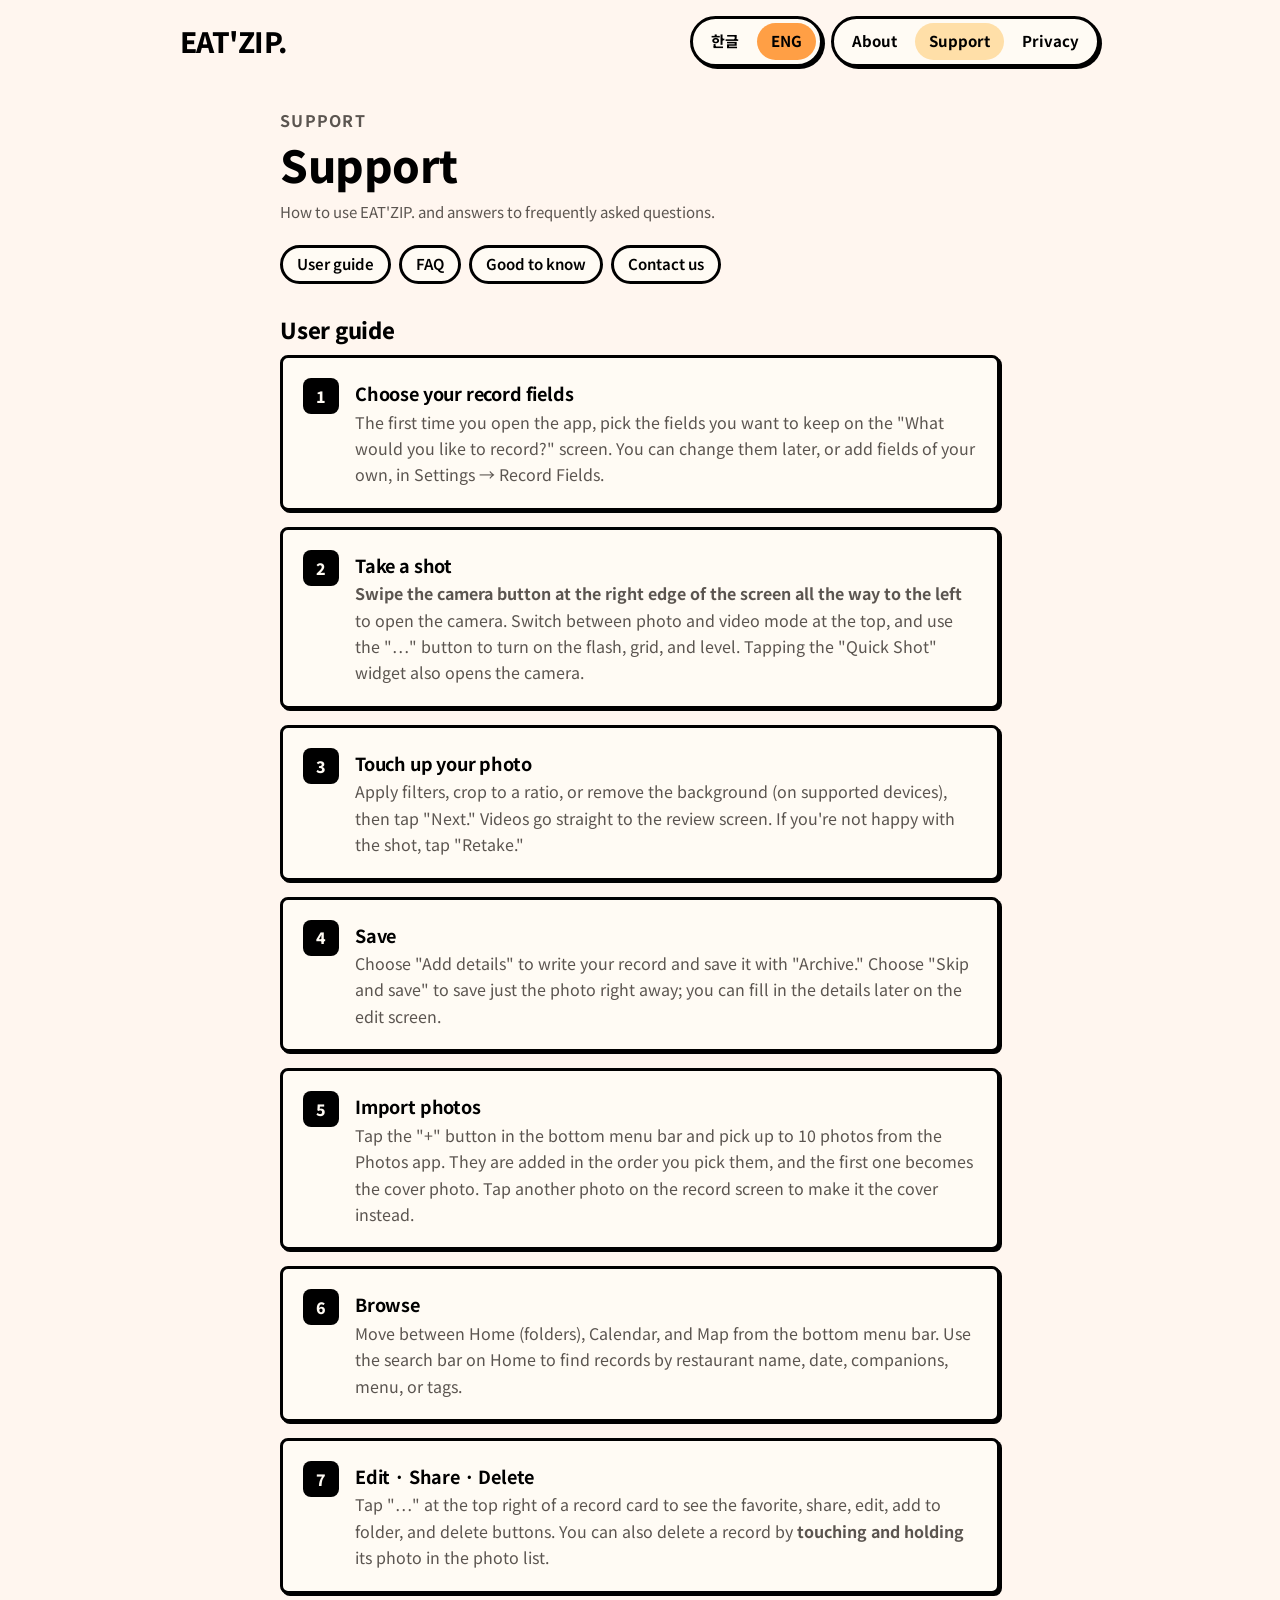
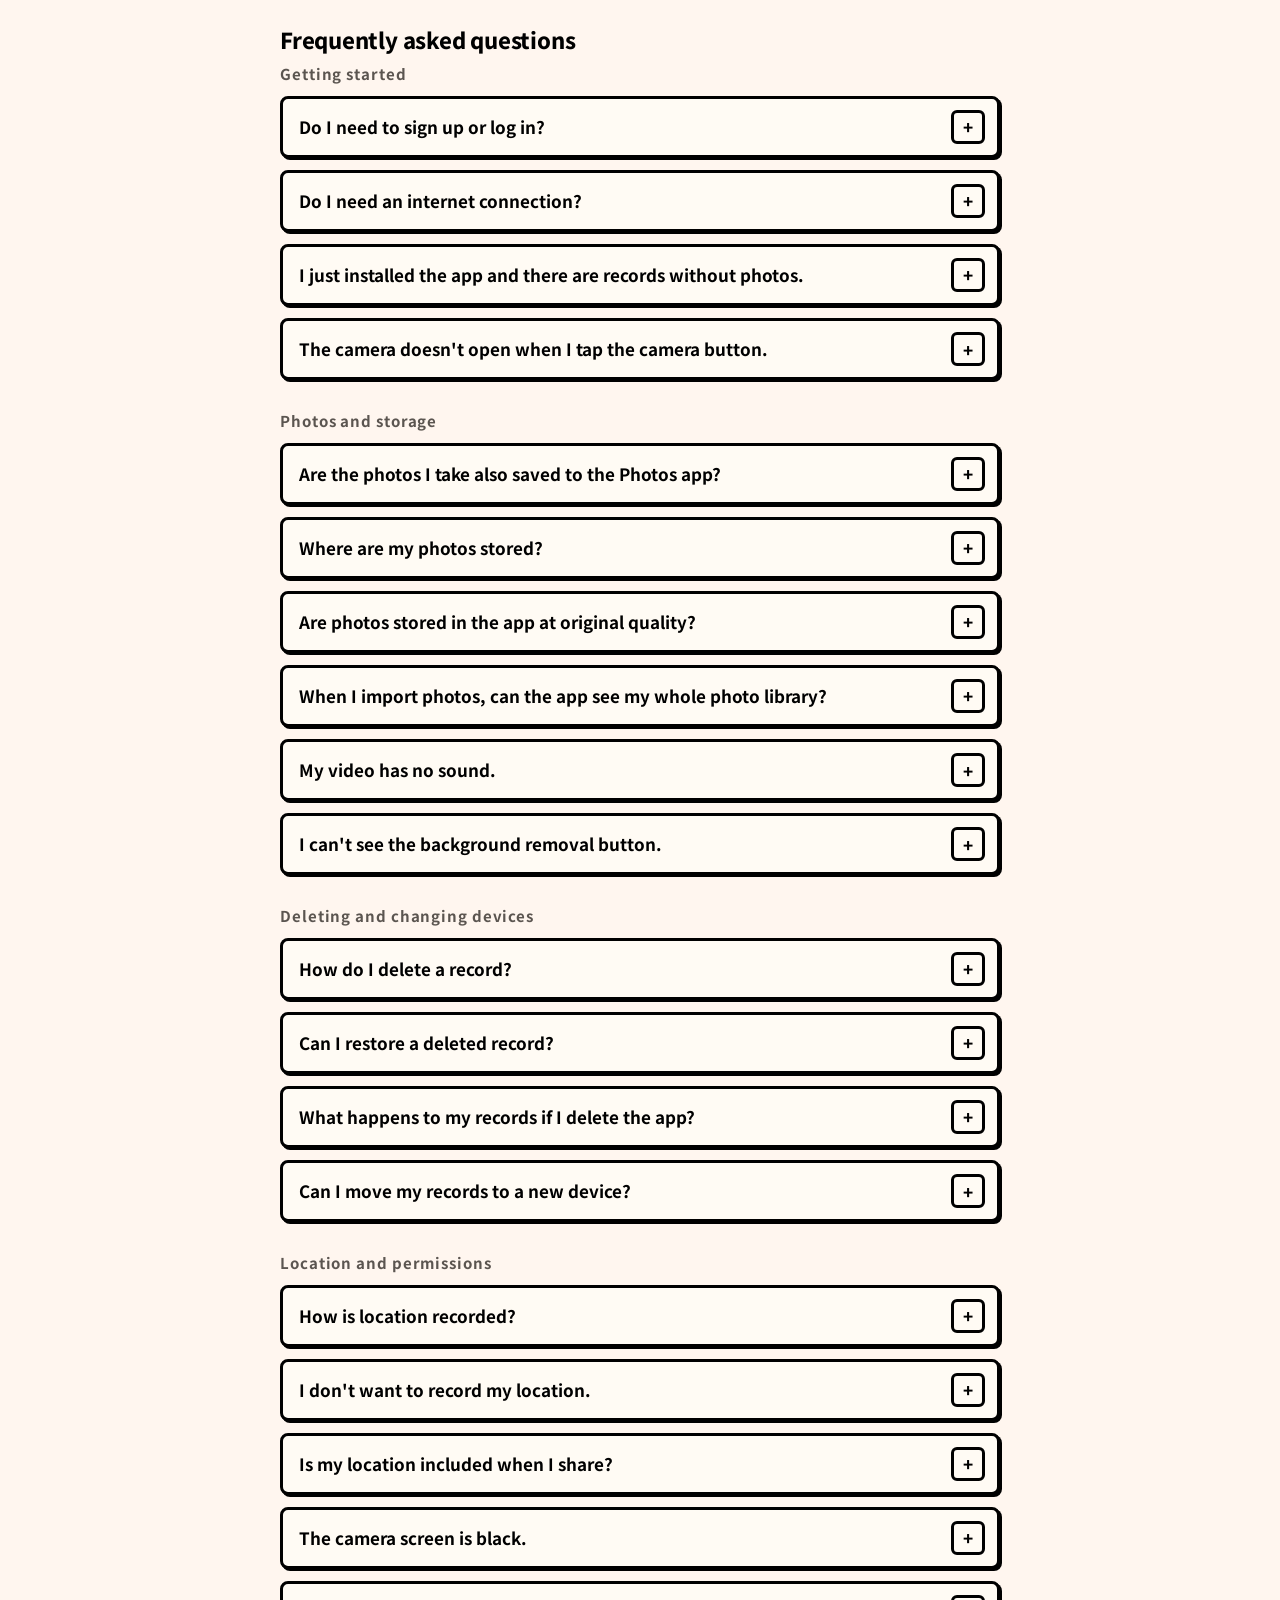
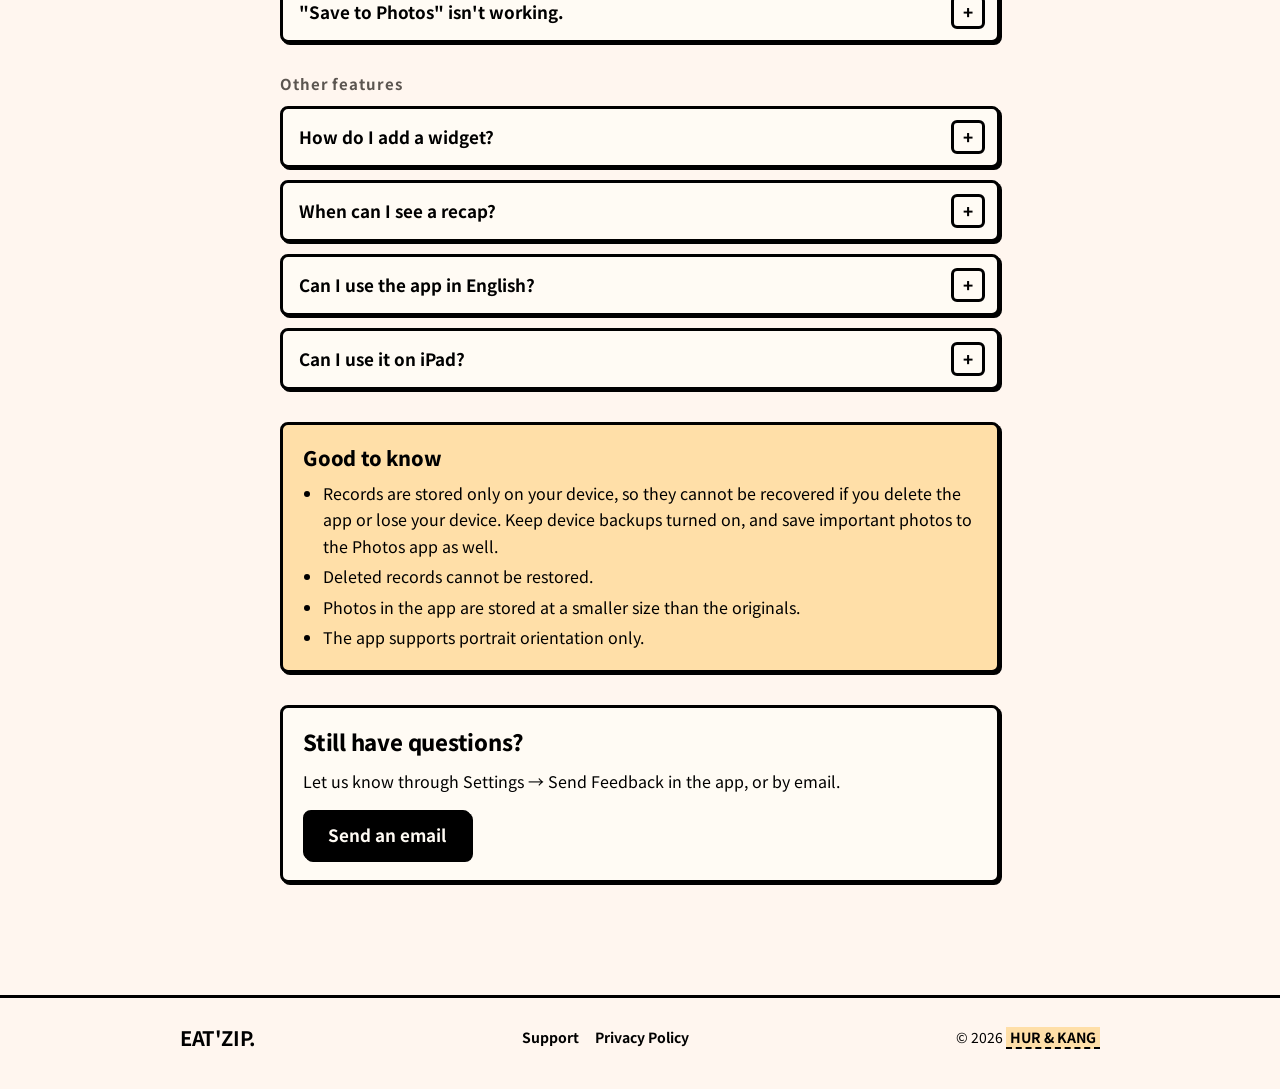
<file: support-en.html>
<!doctype html>
<html lang="en">
<head>
  <meta charset="utf-8">
  <meta name="viewport" content="width=device-width, initial-scale=1">
  <title>Support — EAT'ZIP.</title>
  <meta name="description" content="How to use EAT'ZIP. and frequently asked questions.">
  <link rel="icon" type="image/png" href="assets/app-icon.png">
  <link rel="apple-touch-icon" href="assets/app-icon.png">
  <link rel="preconnect" href="https://fonts.googleapis.com">
  <link rel="preconnect" href="https://fonts.gstatic.com" crossorigin>
  <link rel="stylesheet" href="https://fonts.googleapis.com/css2?family=Google+Sans+Flex:wght@400..800&family=Noto+Sans+KR:wght@400;500;700;800&display=swap">
  <link rel="stylesheet" href="assets/style.css">
</head>
<body>
  <header class="site-header">
    <div class="wrap">
      <a class="logo" href="index-en.html">EAT'ZIP.</a>
      <div class="header-nav">
        <nav class="pill-nav" aria-label="Main menu">
          <a href="index-en.html">About</a>
          <a href="support-en.html" aria-current="page">Support</a>
          <a href="privacy-en.html">Privacy</a>
        </nav>
        <nav class="pill-nav lang-nav" aria-label="Language">
          <a href="support.html" lang="ko">한글</a>
          <a href="support-en.html" lang="en" aria-current="page">ENG</a>
        </nav>
      </div>
    </div>
  </header>

  <main>
    <div class="wrap narrow doc">
      <div class="page-title">
        <p class="eyebrow">Support</p>
        <h1>Support</h1>
        <p class="meta">How to use EAT'ZIP. and answers to frequently asked questions.</p>
        <nav class="toc" aria-label="Table of contents">
          <a href="#guide"><span class="chip">User guide</span></a>
          <a href="#faq"><span class="chip">FAQ</span></a>
          <a href="#caution"><span class="chip">Good to know</span></a>
          <a href="#contact"><span class="chip">Contact us</span></a>
        </nav>
      </div>

      <section id="guide">
        <h2>User guide</h2>
        <ol class="guide-list">
          <li class="box">
            <span class="num">1</span>
            <div>
              <h3>Choose your record fields</h3>
              <p>The first time you open the app, pick the fields you want to keep on the "What would you like to record?" screen. You can change them later, or add fields of your own, in Settings → Record Fields.</p>
            </div>
          </li>
          <li class="box">
            <span class="num">2</span>
            <div>
              <h3>Take a shot</h3>
              <p><strong>Swipe the camera button at the right edge of the screen all the way to the left</strong> to open the camera. Switch between photo and video mode at the top, and use the "⋯" button to turn on the flash, grid, and level. Tapping the "Quick Shot" widget also opens the camera.</p>
            </div>
          </li>
          <li class="box">
            <span class="num">3</span>
            <div>
              <h3>Touch up your photo</h3>
              <p>Apply filters, crop to a ratio, or remove the background (on supported devices), then tap "Next." Videos go straight to the review screen. If you're not happy with the shot, tap "Retake."</p>
            </div>
          </li>
          <li class="box">
            <span class="num">4</span>
            <div>
              <h3>Save</h3>
              <p>Choose "Add details" to write your record and save it with "Archive." Choose "Skip and save" to save just the photo right away; you can fill in the details later on the edit screen.</p>
            </div>
          </li>
          <li class="box">
            <span class="num">5</span>
            <div>
              <h3>Import photos</h3>
              <p>Tap the "+" button in the bottom menu bar and pick up to 10 photos from the Photos app. They are added in the order you pick them, and the first one becomes the cover photo. Tap another photo on the record screen to make it the cover instead.</p>
            </div>
          </li>
          <li class="box">
            <span class="num">6</span>
            <div>
              <h3>Browse</h3>
              <p>Move between Home (folders), Calendar, and Map from the bottom menu bar. Use the search bar on Home to find records by restaurant name, date, companions, menu, or tags.</p>
            </div>
          </li>
          <li class="box">
            <span class="num">7</span>
            <div>
              <h3>Edit · Share · Delete</h3>
              <p>Tap "⋯" at the top right of a record card to see the favorite, share, edit, add to folder, and delete buttons. You can also delete a record by <strong>touching and holding</strong> its photo in the photo list.</p>
            </div>
          </li>
        </ol>
      </section>

      <section id="faq">
        <h2>Frequently asked questions</h2>

        <div class="faq-group">
          <h3>Getting started</h3>
          <details>
            <summary>Do I need to sign up or log in?</summary>
            <div class="answer"><p>No. You can use the app as soon as you install it.</p></div>
          </details>
          <details>
            <summary>Do I need an internet connection?</summary>
            <div class="answer">
              <p>No. Shooting, recording, browsing, search, and recaps all work without the internet. Only the following features need a connection.</p>
              <ul>
                <li>Place search</li>
                <li>Converting a location into a place name such as "○○-gu, ○○-dong" (if you save offline, it is filled in automatically once you're connected again)</li>
                <li>Sending feedback</li>
              </ul>
            </div>
          </details>
          <details>
            <summary>I just installed the app and there are records without photos.</summary>
            <div class="answer"><p>Those are sample records included so you can look around the app. Touch and hold them in the photo list to delete them.</p></div>
          </details>
          <details>
            <summary>The camera doesn't open when I tap the camera button.</summary>
            <div class="answer"><p>The camera button opens by <strong>swiping it all the way to the left</strong>, not by tapping. If you turned on left-handed mode, swipe the button at the left edge to the right. You can turn left-handed mode on and off in Settings.</p></div>
          </details>
        </div>

        <div class="faq-group">
          <h3>Photos and storage</h3>
          <details>
            <summary>Are the photos I take also saved to the Photos app?</summary>
            <div class="answer"><p>Not automatically. Tap "Save to Photos" on the photo or video editing screen to save a copy to the Photos app as well.</p></div>
          </details>
          <details>
            <summary>Where are my photos stored?</summary>
            <div class="answer"><p>Inside the EAT'ZIP. app, on your device only. They are not uploaded to a server.</p></div>
          </details>
          <details>
            <summary>Are photos stored in the app at original quality?</summary>
            <div class="answer"><p>No. To save storage space, photos are resized to a maximum of 2048 pixels on the long side. If you need the original quality, keep a separate copy in the Photos app.</p></div>
          </details>
          <details>
            <summary>When I import photos, can the app see my whole photo library?</summary>
            <div class="answer"><p>No. Only the photos you pick in the iOS photo picker are passed to the app, so it doesn't need permission to access your photo library.</p></div>
          </details>
          <details>
            <summary>My video has no sound.</summary>
            <div class="answer"><p>Videos are designed to be 3 seconds long with no sound. Filters, cropping, and background removal are available for photos only.</p></div>
          </details>
          <details>
            <summary>I can't see the background removal button.</summary>
            <div class="answer"><p>Background removal appears only on devices that support the iOS subject isolation feature.</p></div>
          </details>
        </div>

        <div class="faq-group">
          <h3>Deleting and changing devices</h3>
          <details>
            <summary>How do I delete a record?</summary>
            <div class="answer"><p>Touch and hold a photo in the photo list, or tap "⋯" → trash on a record card, then confirm.</p></div>
          </details>
          <details>
            <summary>Can I restore a deleted record?</summary>
            <div class="answer"><p>No. A deleted record is erased immediately along with its photos and cannot be recovered. When you delete a folder, the records inside are not deleted and stay in the "All" folder.</p></div>
          </details>
          <details>
            <summary>What happens to my records if I delete the app?</summary>
            <div class="answer"><p>All records in the app are deleted. Only photos you saved separately with "Save to Photos" remain in the Photos app.</p></div>
          </details>
          <details>
            <summary>Can I move my records to a new device?</summary>
            <div class="answer">
              <p>EAT'ZIP. has no accounts or cloud sync, so records are stored only on your device. Records are included in iPhone device backups (iCloud backup or computer backup), so restoring a new device from that backup brings your records along with it. <span class="todo">To be finalized after testing a restore on a real device</span></p>
              <p>There is not yet a feature for exporting or separately backing up records from within the app.</p>
            </div>
          </details>
        </div>

        <div class="faq-group">
          <h3>Location and permissions</h3>
          <details>
            <summary>How is location recorded?</summary>
            <div class="answer"><p>When you shoot with the camera, the place where you took the shot is recorded automatically; for imported photos, the location stored in the photo file is used. Under "Location" on the record screen, you can correct it by searching for a place or choosing from the province → city/district list.</p></div>
          </details>
          <details>
            <summary>I don't want to record my location.</summary>
            <div class="answer">
              <p>Set iOS Settings → EAT'ZIP. → Location to "Never," and location won't be recorded when you take a shot. For records you've already saved, you can remove the location under "Location" on the record screen.</p>
              <p>Turning off "Location" in Settings → Record Fields only hides the location field; the photo's location is still recorded automatically.</p>
            </div>
          </details>
          <details>
            <summary>Is my location included when I share?</summary>
            <div class="answer"><p>No. Shared card images do not include location or price. Location is not shown on widgets or recap cards either.</p></div>
          </details>
          <details>
            <summary>The camera screen is black.</summary>
            <div class="answer"><p>Camera permission may be turned off. Tap the "Go to Settings" button in the app, or turn on iOS Settings → EAT'ZIP. → Camera.</p></div>
          </details>
          <details>
            <summary>"Save to Photos" isn't working.</summary>
            <div class="answer"><p>Allow "Add Photos Only" in iOS Settings → EAT'ZIP. → Photos.</p></div>
          </details>
        </div>

        <div class="faq-group">
          <h3>Other features</h3>
          <details>
            <summary>How do I add a widget?</summary>
            <div class="answer"><p>Touch and hold an empty area of the Home Screen → tap "Edit" or "+" at the top left → find EAT'ZIP. and choose "On this day" or "Quick Shot." "Quick Shot" can also be added as a Lock Screen widget.</p></div>
          </details>
          <details>
            <summary>When can I see a recap?</summary>
            <div class="answer"><p>A recap becomes available once you have 3 or more records in a month or a year.</p></div>
          </details>
          <details>
            <summary>Can I use the app in English?</summary>
            <div class="answer"><p>Yes. Choose between Korean and English in Settings → Language.</p></div>
          </details>
          <details>
            <summary>Can I use it on iPad?</summary>
            <div class="answer"><p>Yes. The app works on iPhone and iPad (iOS 17 or later), in portrait orientation only.</p></div>
          </details>
        </div>
      </section>

      <section id="caution" class="notice">
        <h2>Good to know</h2>
        <ul>
          <li>Records are stored only on your device, so they cannot be recovered if you delete the app or lose your device. Keep device backups turned on, and save important photos to the Photos app as well.</li>
          <li>Deleted records cannot be restored.</li>
          <li>Photos in the app are stored at a smaller size than the originals.</li>
          <li>The app supports portrait orientation only.</li>
        </ul>
      </section>

      <section id="contact" class="box contact">
        <div>
          <h2>Still have questions?</h2>
          <p>Let us know through Settings → Send Feedback in the app, or by email.</p>
        </div>
        <!-- TODO: replace with the real support email -->
        <a class="btn btn-primary" href="mailto:contact@example.com">Send an email</a>
      </section>
    </div>
  </main>

  <footer class="site-footer">
    <div class="wrap">
      <a class="logo" href="index-en.html">EAT'ZIP.</a>
      <nav aria-label="Footer menu">
        <a href="support-en.html">Support</a>
        <a href="privacy-en.html">Privacy Policy</a>
      </nav>
      <span>© 2026 <span class="todo">HUR & KANG</span></span>
    </div>
  </footer>
</body>
</html>
</file>
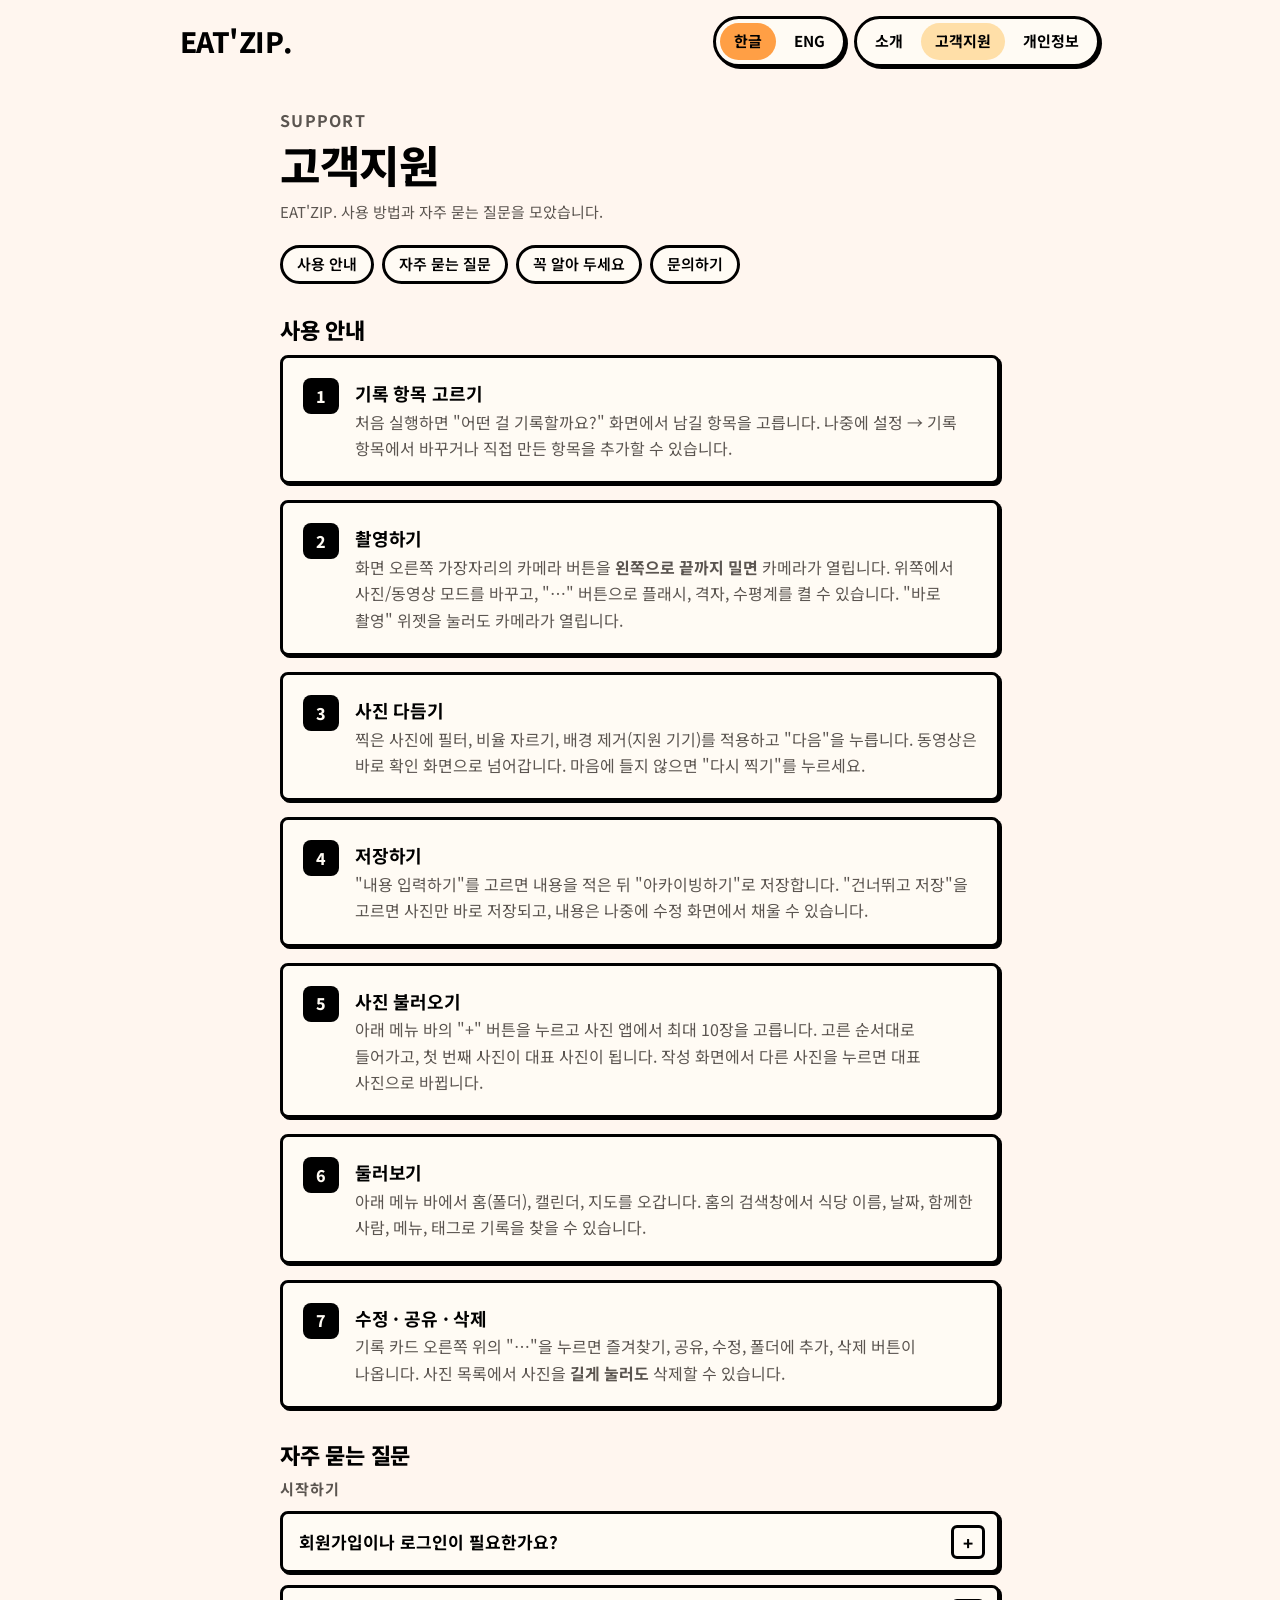
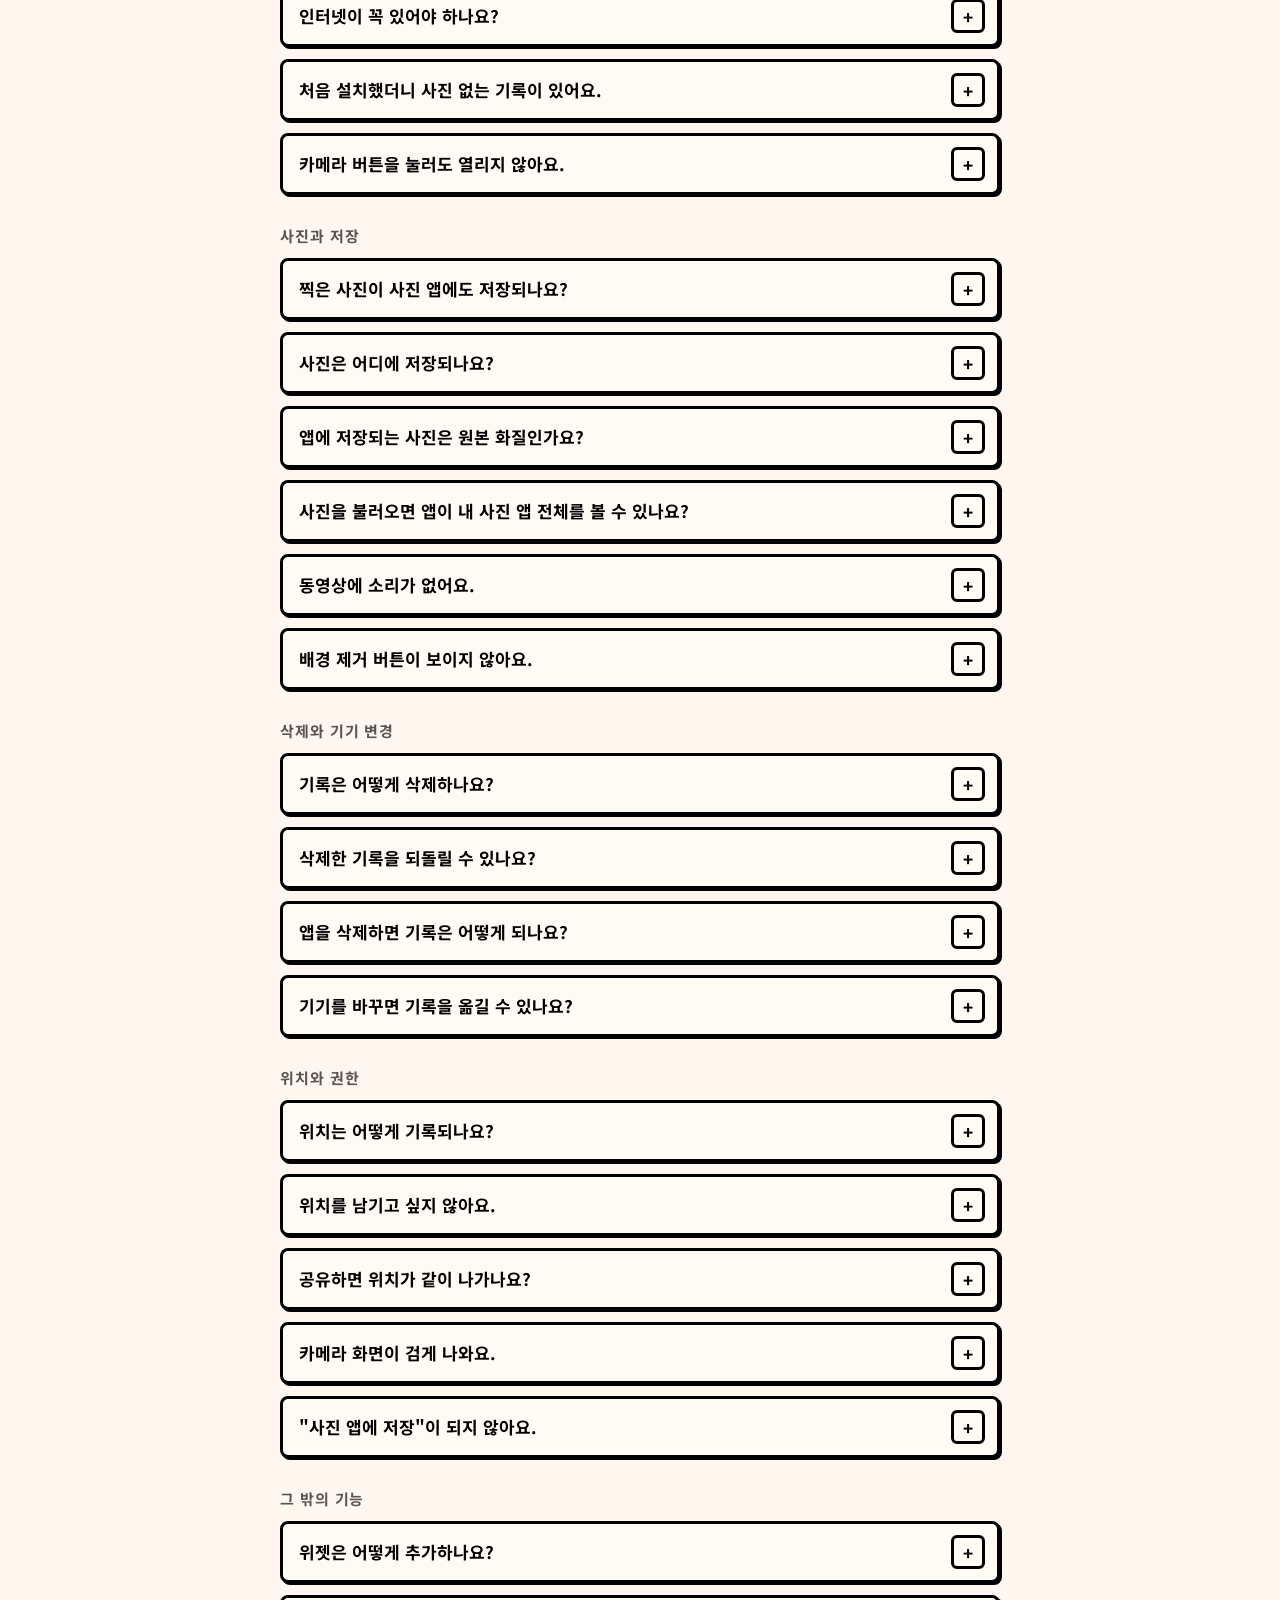
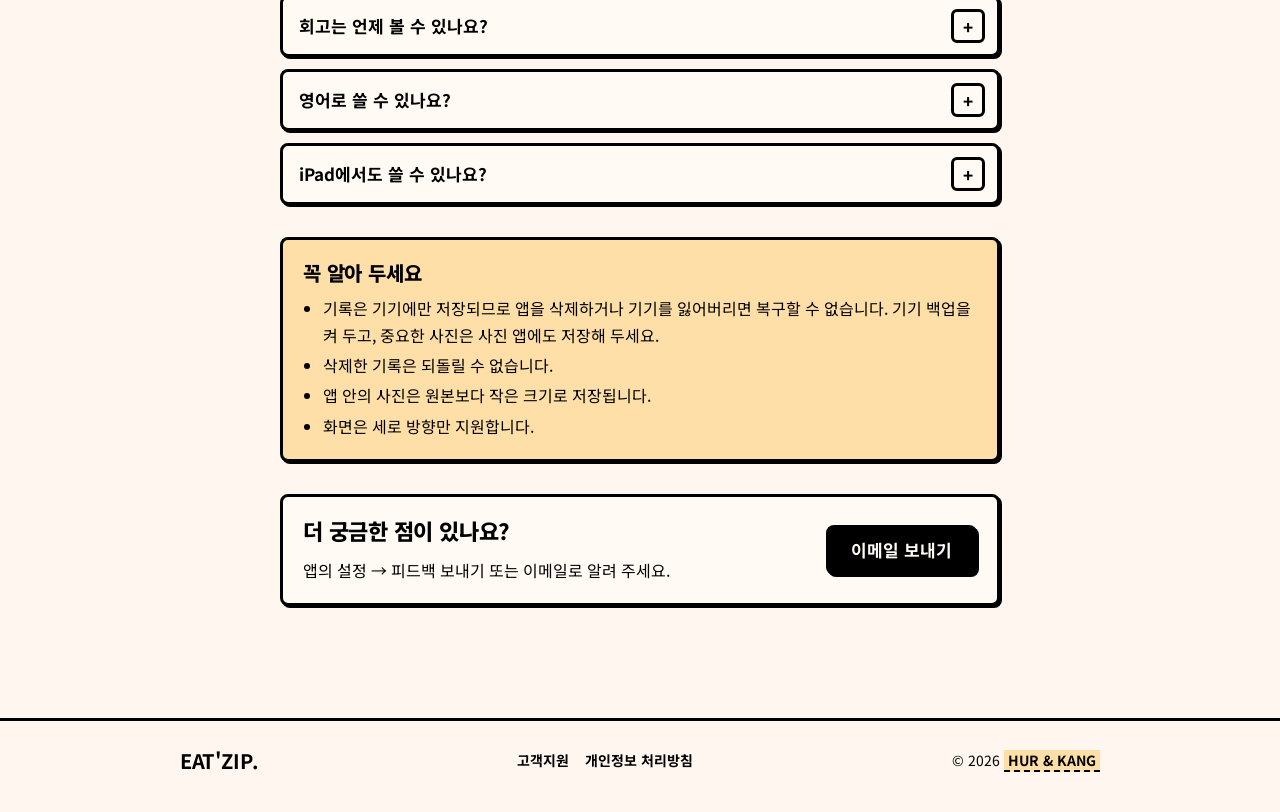
<file: support.html>
<!doctype html>
<html lang="ko">
<head>
  <meta charset="utf-8">
  <meta name="viewport" content="width=device-width, initial-scale=1">
  <title>고객지원 — EAT'ZIP.</title>
  <meta name="description" content="EAT'ZIP. 사용 방법과 자주 묻는 질문입니다.">
  <link rel="icon" type="image/png" href="assets/app-icon.png">
  <link rel="apple-touch-icon" href="assets/app-icon.png">
  <link rel="preconnect" href="https://fonts.googleapis.com">
  <link rel="preconnect" href="https://fonts.gstatic.com" crossorigin>
  <link rel="stylesheet" href="https://fonts.googleapis.com/css2?family=Google+Sans+Flex:wght@400..800&family=Noto+Sans+KR:wght@400;500;700;800&display=swap">
  <link rel="stylesheet" href="assets/style.css">
</head>
<body>
  <header class="site-header">
    <div class="wrap">
      <a class="logo" href="index.html">EAT'ZIP.</a>
      <div class="header-nav">
        <nav class="pill-nav" aria-label="주요 메뉴">
          <a href="index.html">소개</a>
          <a href="support.html" aria-current="page">고객지원</a>
          <a href="privacy.html">개인정보</a>
        </nav>
        <nav class="pill-nav lang-nav" aria-label="언어 선택">
          <a href="support.html" lang="ko" aria-current="page">한글</a>
          <a href="support-en.html" lang="en">ENG</a>
        </nav>
      </div>
    </div>
  </header>

  <main>
    <div class="wrap narrow doc">
      <div class="page-title">
        <p class="eyebrow">Support</p>
        <h1>고객지원</h1>
        <p class="meta">EAT'ZIP. 사용 방법과 자주 묻는 질문을 모았습니다.</p>
        <nav class="toc" aria-label="목차">
          <a href="#guide"><span class="chip">사용 안내</span></a>
          <a href="#faq"><span class="chip">자주 묻는 질문</span></a>
          <a href="#caution"><span class="chip">꼭 알아 두세요</span></a>
          <a href="#contact"><span class="chip">문의하기</span></a>
        </nav>
      </div>

      <section id="guide">
        <h2>사용 안내</h2>
        <ol class="guide-list">
          <li class="box">
            <span class="num">1</span>
            <div>
              <h3>기록 항목 고르기</h3>
              <p>처음 실행하면 "어떤 걸 기록할까요?" 화면에서 남길 항목을 고릅니다. 나중에 설정 → 기록 항목에서 바꾸거나 직접 만든 항목을 추가할 수 있습니다.</p>
            </div>
          </li>
          <li class="box">
            <span class="num">2</span>
            <div>
              <h3>촬영하기</h3>
              <p>화면 오른쪽 가장자리의 카메라 버튼을 <strong>왼쪽으로 끝까지 밀면</strong> 카메라가 열립니다. 위쪽에서 사진/동영상 모드를 바꾸고, "⋯" 버튼으로 플래시, 격자, 수평계를 켤 수 있습니다. "바로 촬영" 위젯을 눌러도 카메라가 열립니다.</p>
            </div>
          </li>
          <li class="box">
            <span class="num">3</span>
            <div>
              <h3>사진 다듬기</h3>
              <p>찍은 사진에 필터, 비율 자르기, 배경 제거(지원 기기)를 적용하고 "다음"을 누릅니다. 동영상은 바로 확인 화면으로 넘어갑니다. 마음에 들지 않으면 "다시 찍기"를 누르세요.</p>
            </div>
          </li>
          <li class="box">
            <span class="num">4</span>
            <div>
              <h3>저장하기</h3>
              <p>"내용 입력하기"를 고르면 내용을 적은 뒤 "아카이빙하기"로 저장합니다. "건너뛰고 저장"을 고르면 사진만 바로 저장되고, 내용은 나중에 수정 화면에서 채울 수 있습니다.</p>
            </div>
          </li>
          <li class="box">
            <span class="num">5</span>
            <div>
              <h3>사진 불러오기</h3>
              <p>아래 메뉴 바의 "+" 버튼을 누르고 사진 앱에서 최대 10장을 고릅니다. 고른 순서대로 들어가고, 첫 번째 사진이 대표 사진이 됩니다. 작성 화면에서 다른 사진을 누르면 대표 사진으로 바뀝니다.</p>
            </div>
          </li>
          <li class="box">
            <span class="num">6</span>
            <div>
              <h3>둘러보기</h3>
              <p>아래 메뉴 바에서 홈(폴더), 캘린더, 지도를 오갑니다. 홈의 검색창에서 식당 이름, 날짜, 함께한 사람, 메뉴, 태그로 기록을 찾을 수 있습니다.</p>
            </div>
          </li>
          <li class="box">
            <span class="num">7</span>
            <div>
              <h3>수정 · 공유 · 삭제</h3>
              <p>기록 카드 오른쪽 위의 "⋯"을 누르면 즐겨찾기, 공유, 수정, 폴더에 추가, 삭제 버튼이 나옵니다. 사진 목록에서 사진을 <strong>길게 눌러도</strong> 삭제할 수 있습니다.</p>
            </div>
          </li>
        </ol>
      </section>

      <section id="faq">
        <h2>자주 묻는 질문</h2>

        <div class="faq-group">
          <h3>시작하기</h3>
          <details>
            <summary>회원가입이나 로그인이 필요한가요?</summary>
            <div class="answer"><p>아니요. 설치하면 바로 사용할 수 있습니다.</p></div>
          </details>
          <details>
            <summary>인터넷이 꼭 있어야 하나요?</summary>
            <div class="answer">
              <p>아니요. 촬영, 기록, 보기, 검색, 회고는 인터넷 없이도 됩니다. 다음 기능만 인터넷이 필요합니다.</p>
              <ul>
                <li>장소 검색</li>
                <li>위치를 "○○구 ○○동" 같은 지역 이름으로 바꾸는 작업 (오프라인에서 저장해도 나중에 연결되면 자동으로 채워집니다)</li>
                <li>피드백 보내기</li>
              </ul>
            </div>
          </details>
          <details>
            <summary>처음 설치했더니 사진 없는 기록이 있어요.</summary>
            <div class="answer"><p>앱을 둘러볼 수 있도록 넣어 둔 예시 기록입니다. 사진 목록에서 길게 눌러 삭제하면 됩니다.</p></div>
          </details>
          <details>
            <summary>카메라 버튼을 눌러도 열리지 않아요.</summary>
            <div class="answer"><p>카메라 버튼은 누르는 대신 <strong>왼쪽으로 끝까지 밀어야</strong> 열립니다. 왼손잡이 모드를 켰다면 왼쪽 가장자리의 버튼을 오른쪽으로 밀어 주세요. 왼손잡이 모드는 설정에서 켜고 끌 수 있습니다.</p></div>
          </details>
        </div>

        <div class="faq-group">
          <h3>사진과 저장</h3>
          <details>
            <summary>찍은 사진이 사진 앱에도 저장되나요?</summary>
            <div class="answer"><p>자동으로 저장되지는 않습니다. 사진이나 동영상 편집 화면에서 "사진 앱에 저장"을 누르면 사진 앱에도 저장됩니다.</p></div>
          </details>
          <details>
            <summary>사진은 어디에 저장되나요?</summary>
            <div class="answer"><p>EAT'ZIP. 앱 안, 내 기기에만 저장됩니다. 서버로 올라가지 않습니다.</p></div>
          </details>
          <details>
            <summary>앱에 저장되는 사진은 원본 화질인가요?</summary>
            <div class="answer"><p>아니요. 저장 공간을 아끼기 위해 긴 변 기준 최대 2048픽셀로 줄여서 저장합니다. 원본 화질이 필요하면 사진 앱에도 따로 보관해 주세요.</p></div>
          </details>
          <details>
            <summary>사진을 불러오면 앱이 내 사진 앱 전체를 볼 수 있나요?</summary>
            <div class="answer"><p>아니요. iOS 사진 선택 화면에서 직접 고른 사진만 앱으로 전달되므로, 사진 보관함 접근 권한이 필요 없습니다.</p></div>
          </details>
          <details>
            <summary>동영상에 소리가 없어요.</summary>
            <div class="answer"><p>동영상은 소리 없이 3초 동안만 찍히도록 만들었습니다. 필터, 자르기, 배경 제거는 사진에만 쓸 수 있습니다.</p></div>
          </details>
          <details>
            <summary>배경 제거 버튼이 보이지 않아요.</summary>
            <div class="answer"><p>배경 제거는 iOS의 피사체 분리 기능을 지원하는 기기에서만 나타납니다.</p></div>
          </details>
        </div>

        <div class="faq-group">
          <h3>삭제와 기기 변경</h3>
          <details>
            <summary>기록은 어떻게 삭제하나요?</summary>
            <div class="answer"><p>사진 목록에서 사진을 길게 누르거나, 기록 카드의 "⋯" → 휴지통을 누른 뒤 확인하면 삭제됩니다.</p></div>
          </details>
          <details>
            <summary>삭제한 기록을 되돌릴 수 있나요?</summary>
            <div class="answer"><p>아니요. 삭제하면 사진과 함께 바로 지워지고 복구할 수 없습니다. 폴더를 삭제할 때는 그 안의 기록이 지워지지 않고 "전체" 폴더에 그대로 남습니다.</p></div>
          </details>
          <details>
            <summary>앱을 삭제하면 기록은 어떻게 되나요?</summary>
            <div class="answer"><p>앱 안의 기록이 모두 삭제됩니다. "사진 앱에 저장"으로 따로 저장한 사진만 사진 앱에 남습니다.</p></div>
          </details>
          <details>
            <summary>기기를 바꾸면 기록을 옮길 수 있나요?</summary>
            <div class="answer">
              <p>EAT'ZIP.에는 계정이나 클라우드 동기화가 없어 기록이 기기 안에만 저장됩니다. 기록은 iPhone 기기 백업(iCloud 백업 또는 컴퓨터 백업)에 포함되므로, 새 기기를 그 백업으로 복원하면 기록도 함께 옮겨집니다. <span class="todo">실기기 복원 테스트 후 확정</span></p>
              <p>앱 안에서 기록을 내보내거나 따로 백업하는 기능은 아직 없습니다.</p>
            </div>
          </details>
        </div>

        <div class="faq-group">
          <h3>위치와 권한</h3>
          <details>
            <summary>위치는 어떻게 기록되나요?</summary>
            <div class="answer"><p>카메라로 찍으면 촬영한 곳의 위치가, 불러온 사진은 사진 파일에 담긴 위치가 자동으로 기록됩니다. 기록 작성 화면의 "위치"에서 장소를 검색하거나 시·도 → 시·군·구 목록에서 골라 고칠 수 있습니다.</p></div>
          </details>
          <details>
            <summary>위치를 남기고 싶지 않아요.</summary>
            <div class="answer">
              <p>iOS 설정 → EAT'ZIP. → 위치를 "안 함"으로 바꾸면 촬영할 때 위치가 기록되지 않습니다. 이미 저장한 기록은 작성 화면의 "위치"에서 지울 수 있습니다.</p>
              <p>설정 → 기록 항목에서 "위치"를 꺼도 위치 편집 칸만 숨겨질 뿐, 사진의 위치는 그대로 자동으로 기록됩니다.</p>
            </div>
          </details>
          <details>
            <summary>공유하면 위치가 같이 나가나요?</summary>
            <div class="answer"><p>아니요. 공유 카드 이미지에는 위치와 가격이 들어가지 않습니다. 위젯과 회고 카드에도 위치는 표시되지 않습니다.</p></div>
          </details>
          <details>
            <summary>카메라 화면이 검게 나와요.</summary>
            <div class="answer"><p>카메라 권한이 꺼져 있을 수 있습니다. 앱 화면의 "설정으로 이동" 버튼을 누르거나 iOS 설정 → EAT'ZIP. → 카메라를 켜 주세요.</p></div>
          </details>
          <details>
            <summary>"사진 앱에 저장"이 되지 않아요.</summary>
            <div class="answer"><p>iOS 설정 → EAT'ZIP. → 사진에서 "사진 추가만"을 허용해 주세요.</p></div>
          </details>
        </div>

        <div class="faq-group">
          <h3>그 밖의 기능</h3>
          <details>
            <summary>위젯은 어떻게 추가하나요?</summary>
            <div class="answer"><p>홈 화면의 빈 곳을 길게 누름 → 왼쪽 위 "편집" 또는 "+" → EAT'ZIP.을 찾아 "그때 먹은 음식" 또는 "바로 촬영"을 고릅니다. "바로 촬영"은 잠금 화면 위젯으로도 추가할 수 있습니다.</p></div>
          </details>
          <details>
            <summary>회고는 언제 볼 수 있나요?</summary>
            <div class="answer"><p>한 달 또는 한 해에 기록이 3개 이상 쌓이면 회고를 볼 수 있습니다.</p></div>
          </details>
          <details>
            <summary>영어로 쓸 수 있나요?</summary>
            <div class="answer"><p>네. 설정 → 언어에서 한국어와 English 중에 고를 수 있습니다.</p></div>
          </details>
          <details>
            <summary>iPad에서도 쓸 수 있나요?</summary>
            <div class="answer"><p>네. iPhone과 iPad(iOS 17 이상)에서 사용할 수 있으며, 화면은 세로 방향만 지원합니다.</p></div>
          </details>
        </div>
      </section>

      <section id="caution" class="notice">
        <h2>꼭 알아 두세요</h2>
        <ul>
          <li>기록은 기기에만 저장되므로 앱을 삭제하거나 기기를 잃어버리면 복구할 수 없습니다. 기기 백업을 켜 두고, 중요한 사진은 사진 앱에도 저장해 두세요.</li>
          <li>삭제한 기록은 되돌릴 수 없습니다.</li>
          <li>앱 안의 사진은 원본보다 작은 크기로 저장됩니다.</li>
          <li>화면은 세로 방향만 지원합니다.</li>
        </ul>
      </section>

      <section id="contact" class="box contact">
        <div>
          <h2>더 궁금한 점이 있나요?</h2>
          <p>앱의 설정 → 피드백 보내기 또는 이메일로 알려 주세요.</p>
        </div>
        <!-- TODO: 실제 지원 이메일로 바꾼다 -->
        <a class="btn btn-primary" href="mailto:contact@example.com">이메일 보내기</a>
      </section>
    </div>
  </main>

  <footer class="site-footer">
    <div class="wrap">
      <a class="logo" href="index.html">EAT'ZIP.</a>
      <nav aria-label="하단 메뉴">
        <a href="support.html">고객지원</a>
        <a href="privacy.html">개인정보 처리방침</a>
      </nav>
      <span>© 2026 <span class="todo">HUR & KANG</span></span>
    </div>
  </footer>
</body>
</html>
</file>
<file: assets/style.css>
/* EAT'ZIP. 홈페이지 공용 스타일 — 앱의 DESIGN_GUIDE.md 값을 그대로 옮겼다.
   크림 배경 · 3px 검정 테두리 · 블러 없는 (2,2) 검정 그림자 · r=8 · 파스텔 폴더 탭 */

:root {
  --bg: #FFF6EF;          /* EatZipTheme.background */
  --card: #FFFBF4;        /* EatZipTheme.cardFill */
  --active: #FFDFA8;      /* EatZipTheme.activeFill */
  --lang-active: #FF9F45; /* 한영 전환에서 선택된 언어 */
  --ink: #000;
  --muted: #5b5550;
  --line: 3px;
  --radius: 8px;
  --shadow: 2px 2px 0 #000;

  /* EatZipTheme.tabColors */
  --tab-orange: #F6C89B;
  --tab-coral: #F2A6A0;
  --tab-green: #BFE3B4;
  --tab-blue: #AEDAEF;
  --tab-butter: #FBE3A0;
  --tab-lavender: #CFC2EE;
  --tab-mint: #B6E6D6;
  --tab-rose: #F6C1D6;
  --tab-latte: #E9D6C0;

  --font: "Google Sans Flex", "Google Sans", -apple-system, BlinkMacSystemFont,
          "Apple SD Gothic Neo", "Noto Sans KR", "Malgun Gothic", sans-serif;

  color-scheme: light;
}

* { box-sizing: border-box; }

html { -webkit-text-size-adjust: 100%; scroll-behavior: smooth; }

body {
  margin: 0;
  background: var(--bg);
  color: var(--ink);
  font-family: var(--font);
  font-size: 16px;
  line-height: 1.65;
  word-break: keep-all;
  overflow-wrap: break-word;
}

a { color: inherit; }

img { max-width: 100%; display: block; }

.wrap {
  width: 100%;
  max-width: 960px;
  margin: 0 auto;
  padding: 0 20px;
}

.narrow { max-width: 760px; }

/* ---------- 헤더 ---------- */

.site-header { padding: 16px 0 8px; }

.site-header .wrap {
  display: flex;
  align-items: center;
  justify-content: space-between;
  gap: 12px;
  flex-wrap: wrap;
}

.logo {
  font-weight: 800;
  font-size: 28px;
  letter-spacing: -0.02em;
  text-decoration: none;
  line-height: 1;
}

/* RootBottomBar처럼 하나의 필 안에 메뉴를 두고, 현재 페이지만 activeFill 캡슐 */
.pill-nav {
  display: flex;
  gap: 4px;
  padding: 4px;
  background: var(--card);
  border: var(--line) solid var(--ink);
  border-radius: 999px;
  box-shadow: var(--shadow);
}

.pill-nav a {
  padding: 6px 14px;
  border-radius: 999px;
  font-weight: 700;
  font-size: 15px;
  text-decoration: none;
  white-space: nowrap;
}

.pill-nav a:hover { background: rgba(255, 223, 168, 0.5); }

.pill-nav a[aria-current="page"] { background: var(--active); }

/* 주요 메뉴 + 한영 전환을 한 줄로 묶는다. 한영 전환은 메뉴 왼쪽, 내용 크기만큼만 차지 */
.header-nav {
  display: flex;
  align-items: center;
  justify-content: flex-end;
  flex-wrap: wrap;
  gap: 8px;
}

.header-nav .pill-nav { flex: none; }

.header-nav .lang-nav { order: -1; }

.lang-nav a:hover { background: rgba(255, 159, 69, 0.35); }

.lang-nav a[aria-current="page"] { background: var(--lang-active); }

/* ---------- 공용 박스 ---------- */

.box {
  background: var(--card);
  border: var(--line) solid var(--ink);
  border-radius: var(--radius);
  box-shadow: var(--shadow);
  padding: 20px;
}

.btn {
  display: inline-flex;
  align-items: center;
  justify-content: center;
  gap: 8px;
  min-height: 50px;
  padding: 0 22px;
  border: var(--line) solid var(--ink);
  border-radius: var(--radius);
  background: var(--card);
  box-shadow: var(--shadow);
  font: inherit;
  font-weight: 700;
  font-size: 17px;
  text-decoration: none;
  transition: transform 0.12s ease, box-shadow 0.12s ease;
}

.btn:hover { background: var(--active); }

.btn:active { transform: translate(2px, 2px); box-shadow: 0 0 0 #000; }

/* PrimaryButtonStyle — 검정 배경 + cardFill 글자 */
.btn-primary { background: var(--ink); color: var(--card); }

.btn-primary:hover { background: #222; }

.btn[aria-disabled="true"] { cursor: default; }

.chip {
  display: inline-block;
  padding: 4px 14px;
  border: var(--line) solid var(--ink);
  border-radius: 999px;
  background: var(--card);
  font-weight: 600;
  font-size: 15px;
}

.chip.on { background: var(--ink); color: var(--card); }

/* 확인이 필요한 자리 — 게시 전에 채우고 이 표시를 지운다 */
.todo {
  background: var(--active);
  border-bottom: 2px dashed var(--ink);
  padding: 0 4px;
  font-weight: 700;
}

/* ---------- 섹션 공통 ---------- */

main { padding-bottom: 40px; }

section { margin-top: 64px; }

.eyebrow {
  margin: 0 0 4px;
  font-weight: 700;
  font-size: 14px;
  letter-spacing: 0.08em;
  text-transform: uppercase;
  color: var(--muted);
}

h1, h2, h3 { line-height: 1.25; letter-spacing: -0.01em; }

h2 { font-size: 28px; font-weight: 800; margin: 0 0 20px; }

h3 { font-size: 18px; font-weight: 700; margin: 0 0 8px; }

.lead { font-size: 18px; color: var(--muted); }

/* ---------- 홈: 히어로 ---------- */

.hero {
  display: grid;
  grid-template-columns: 1.2fr 1fr;
  gap: 40px;
  align-items: center;
  padding-top: 40px;
}

.hero h1 {
  margin: 0;
  font-size: clamp(48px, 10vw, 84px);
  font-weight: 800;
  letter-spacing: -0.03em;
  line-height: 1;
}

.hero .subtitle {
  margin: 12px 0 0;
  font-size: clamp(20px, 3.4vw, 24px);
  font-weight: 500;
}

.hero .lead { margin: 20px 0 28px; }

.hero-actions { display: flex; gap: 12px; flex-wrap: wrap; }

.hero-note { margin-top: 12px; font-size: 14px; color: var(--muted); }

.hero-art { display: flex; justify-content: center; }

/* ---------- 폴더 카드 (FolderShape) ---------- */

.folder {
  position: relative;
  padding-top: 26px;        /* 탭 높이 */
  filter: drop-shadow(2px 2px 0 #000);
}

.folder::before {          /* 왼쪽에 붙은 탭 */
  content: "";
  position: absolute;
  top: 0;
  left: 0;
  width: min(120px, 60%);
  height: 29px;            /* 테두리가 본체와 겹치도록 3px 더 */
  background: var(--tab, var(--tab-orange));
  border: var(--line) solid var(--ink);
  border-bottom: none;
  border-radius: var(--radius) var(--radius) 0 0;
}

.folder-body {
  position: relative;
  background: var(--card);
  border: var(--line) solid var(--ink);
  border-radius: 0 var(--radius) var(--radius) var(--radius);
  padding: 20px;
  height: 100%;
}

.folder-label {
  position: absolute;
  top: 2px;
  left: 14px;
  z-index: 1;
  font-weight: 700;
  font-size: 14px;
  line-height: 22px;
}

/* 히어로의 큰 폴더 + 앱 아이콘 */
.hero-folder { width: min(340px, 100%); --tab: var(--tab-coral); }

.hero-folder .folder-body {
  display: flex;
  flex-direction: column;
  align-items: center;
  gap: 16px;
  padding: 32px 20px 28px;
}

.app-icon {
  width: 128px;
  height: 128px;
  border: var(--line) solid var(--ink);
  border-radius: 28px;
}

.hero-folder .chips { display: flex; flex-wrap: wrap; gap: 8px; justify-content: center; }

/* ---------- 홈: 기능 그리드 ---------- */

.feature-grid {
  display: grid;
  grid-template-columns: repeat(3, minmax(0, 1fr));
  gap: 40px 24px;
}

.feature-grid .folder-body p { margin: 0; color: var(--muted); font-size: 15px; }

.t-orange { --tab: var(--tab-orange); }
.t-coral { --tab: var(--tab-coral); }
.t-green { --tab: var(--tab-green); }
.t-blue { --tab: var(--tab-blue); }
.t-butter { --tab: var(--tab-butter); }
.t-lavender { --tab: var(--tab-lavender); }
.t-mint { --tab: var(--tab-mint); }
.t-rose { --tab: var(--tab-rose); }
.t-latte { --tab: var(--tab-latte); }

/* ---------- 홈: 장점 ---------- */

.promise-grid {
  display: grid;
  grid-template-columns: repeat(2, minmax(0, 1fr));
  gap: 16px;
}

.promise { display: flex; gap: 14px; align-items: flex-start; }

.promise .mark {
  flex: none;
  width: 40px;
  height: 40px;
  display: grid;
  place-items: center;
  background: var(--active);
  border: var(--line) solid var(--ink);
  border-radius: var(--radius);
  font-weight: 800;
}

.promise h3 { margin-bottom: 2px; }

.promise p { margin: 0; color: var(--muted); font-size: 15px; }

/* ---------- 홈: 사용 흐름 ---------- */

.steps {
  list-style: none;
  margin: 0;
  padding: 0;
  display: grid;
  grid-template-columns: repeat(4, minmax(0, 1fr));
  gap: 16px;
  counter-reset: step;
}

.steps li { counter-increment: step; }

.steps li::before {
  content: counter(step, decimal-leading-zero);
  display: block;
  font-size: 32px;
  font-weight: 800;
  line-height: 1;
  margin-bottom: 10px;
}

.steps p { margin: 0; font-size: 15px; color: var(--muted); }

/* ---------- 문서형 페이지 (개인정보·지원) ---------- */

.page-title { padding-top: 32px; }

.page-title h1 { margin: 0; font-size: clamp(32px, 6vw, 44px); font-weight: 800; }

.page-title .meta { margin: 8px 0 0; color: var(--muted); font-size: 15px; }

.doc section { margin-top: 32px; }

.doc h2 { font-size: 22px; margin-bottom: 12px; }

.doc p, .doc li { font-size: 16px; }

.doc ul, .doc ol { padding-left: 22px; margin: 8px 0; }

.doc li + li { margin-top: 4px; }

/* 박스형 목록은 기본 들여쓰기를 쓰지 않는다 */
.doc .summary-list, .doc .guide-list { padding-left: 0; margin: 0; }

.doc .guide-list li + li, .doc .summary-list li + li { margin-top: 0; }

.summary-list {
  list-style: none;
  padding: 0;
  margin: 0;
  display: grid;
  gap: 8px;
}

.summary-list li { display: flex; gap: 10px; }

.summary-list li::before { content: "✓"; font-weight: 800; }

.table-scroll { overflow-x: auto; }

table {
  width: 100%;
  border-collapse: separate;
  border-spacing: 0;
  background: var(--card);
  border: var(--line) solid var(--ink);
  border-radius: var(--radius);
  box-shadow: var(--shadow);
  overflow: hidden;
  font-size: 15px;
}

th, td { text-align: left; vertical-align: top; padding: 12px 14px; }

th { background: var(--active); font-weight: 700; white-space: nowrap; }

tr + tr td, tr + tr th { border-top: 2px solid var(--ink); }

td + td, th + th, th + td { border-left: 2px solid var(--ink); }

.toc {
  display: flex;
  flex-wrap: wrap;
  gap: 8px;
  margin-top: 20px;
}

.toc a { text-decoration: none; }

.toc a:hover .chip { background: var(--active); }

/* ---------- 지원: 사용 안내 / FAQ ---------- */

.guide-list {
  list-style: none;
  margin: 0;
  padding: 0;
  display: grid;
  gap: 16px;
}

.guide-list .box { display: flex; gap: 16px; align-items: flex-start; }

.guide-list .num {
  flex: none;
  width: 36px;
  height: 36px;
  display: grid;
  place-items: center;
  background: var(--ink);
  color: var(--card);
  border-radius: var(--radius);
  font-weight: 800;
}

.guide-list h3 { margin: 4px 0 4px; }

.guide-list p { margin: 0; color: var(--muted); }

.faq-group + .faq-group { margin-top: 32px; }

.faq-group h3 { font-size: 15px; letter-spacing: 0.06em; color: var(--muted); margin-bottom: 12px; }

details {
  background: var(--card);
  border: var(--line) solid var(--ink);
  border-radius: var(--radius);
  box-shadow: var(--shadow);
}

details + details { margin-top: 12px; }

summary {
  list-style: none;
  cursor: pointer;
  padding: 14px 52px 14px 16px;
  position: relative;
  font-weight: 700;
  font-size: 17px;
}

summary::-webkit-details-marker { display: none; }

summary::after {
  content: "+";
  position: absolute;
  right: 12px;
  top: 50%;
  transform: translateY(-50%);
  width: 28px;
  height: 28px;
  display: grid;
  place-items: center;
  border: var(--line) solid var(--ink);
  border-radius: 6px;
  font-weight: 800;
  line-height: 1;
}

details[open] summary::after { content: "−"; background: var(--active); }

details[open] summary { border-bottom: 2px solid var(--ink); }

.answer { padding: 14px 16px 16px; }

.answer p { margin: 0; }

.answer p + p, .answer ul { margin-top: 8px; }

.answer ul { padding-left: 20px; margin-bottom: 0; }

.notice {
  background: var(--active);
  border: var(--line) solid var(--ink);
  border-radius: var(--radius);
  box-shadow: var(--shadow);
  padding: 20px;
}

.notice h2 { margin: 0 0 10px; font-size: 20px; }

.notice ul { margin: 0; padding-left: 20px; }

.contact { display: flex; flex-wrap: wrap; gap: 16px; align-items: center; justify-content: space-between; }

.contact p { margin: 0; }

/* ---------- 푸터 ---------- */

.site-footer { margin-top: 72px; padding: 28px 0 40px; border-top: var(--line) solid var(--ink); }

.site-footer .wrap {
  display: flex;
  flex-wrap: wrap;
  gap: 12px 24px;
  align-items: center;
  justify-content: space-between;
  font-size: 14px;
}

.site-footer nav { display: flex; gap: 16px; flex-wrap: wrap; }

.site-footer a { font-weight: 700; text-decoration: none; }

.site-footer a:hover { text-decoration: underline; }

.site-footer .logo { font-size: 20px; }

/* ---------- 반응형 ---------- */

@media (max-width: 820px) {
  .hero { grid-template-columns: 1fr; gap: 48px; padding-top: 24px; }
  .feature-grid { grid-template-columns: repeat(2, minmax(0, 1fr)); }
  .steps { grid-template-columns: repeat(2, minmax(0, 1fr)); }
}

@media (max-width: 560px) {
  .site-header .wrap { justify-content: center; }
  .feature-grid, .promise-grid, .steps { grid-template-columns: 1fr; }
  .pill-nav a { padding: 6px 12px; font-size: 14px; }
  .header-nav { justify-content: center; }
  .lang-nav a { padding: 6px 10px; font-size: 13px; }
  section { margin-top: 48px; }
  h2 { font-size: 24px; }
  th { white-space: normal; }
}

@media (prefers-reduced-motion: reduce) {
  html { scroll-behavior: auto; }
  .btn { transition: none; }
}
</file>
